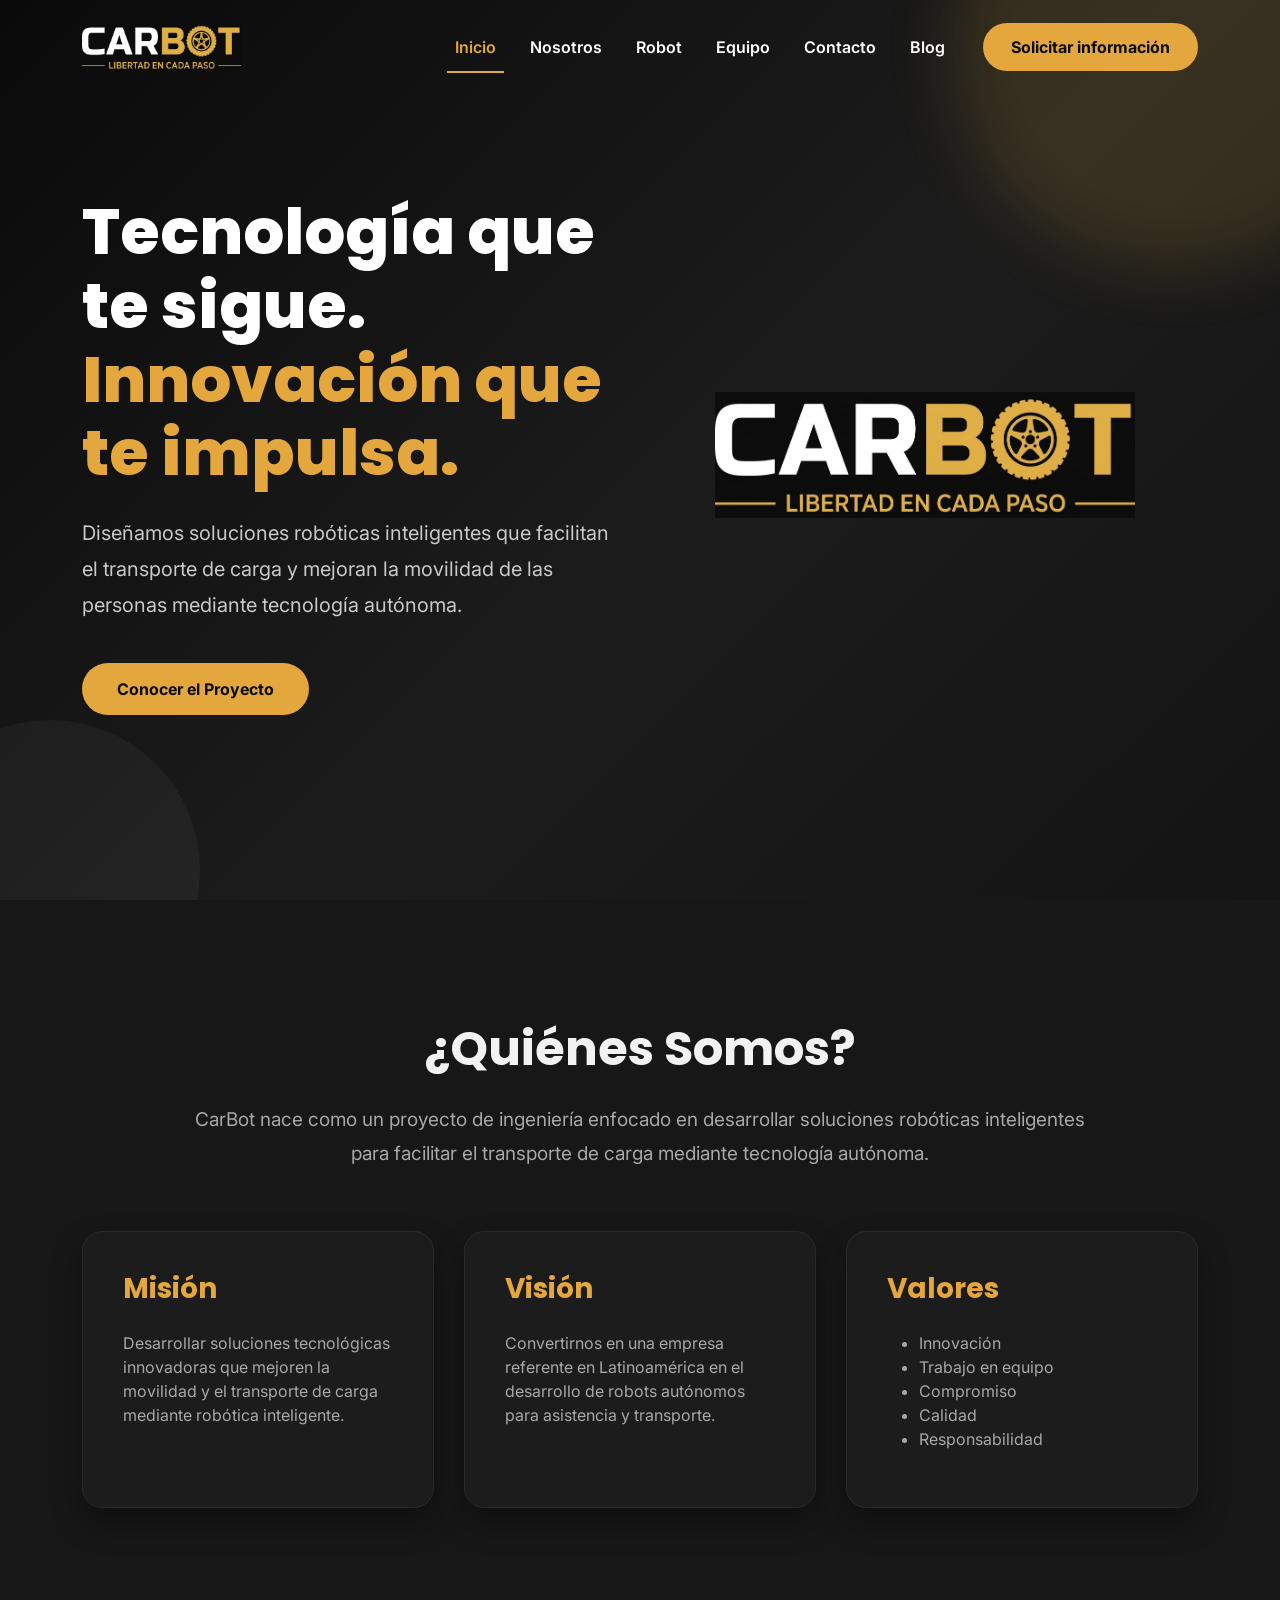
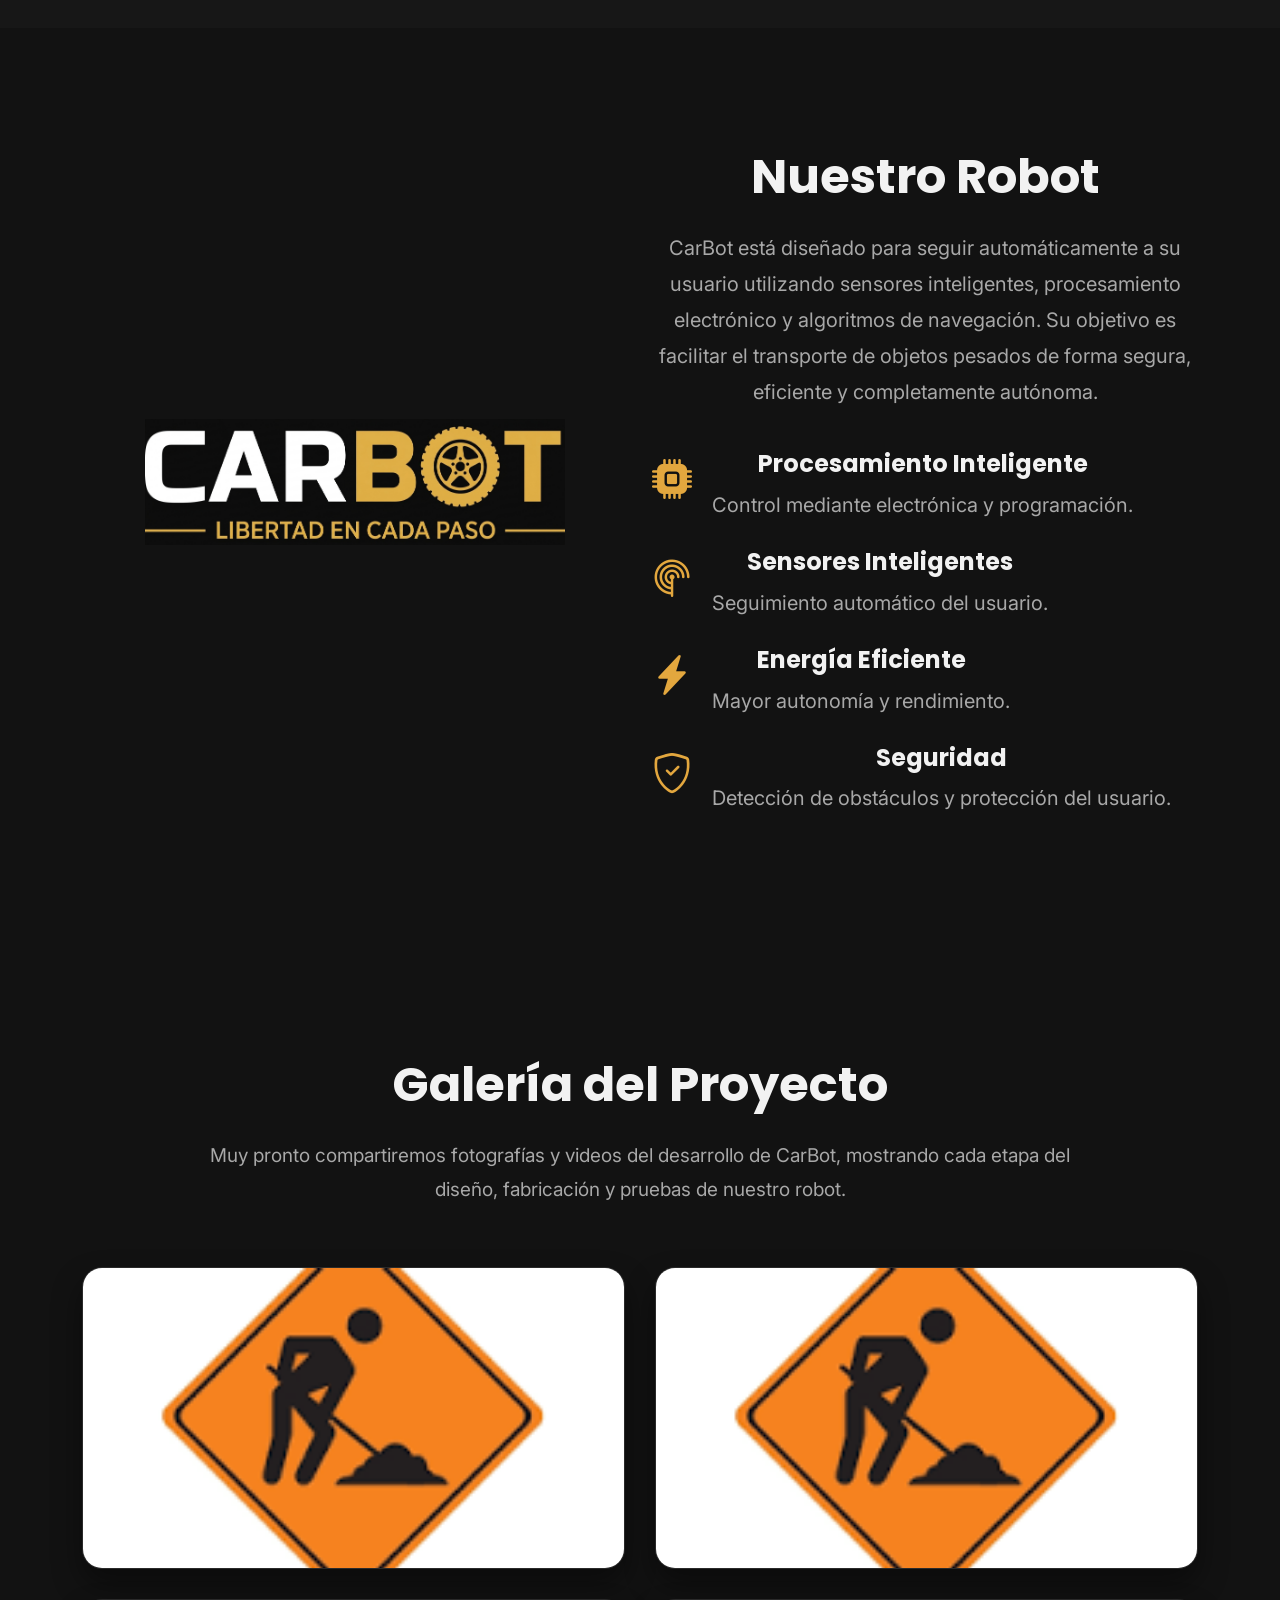
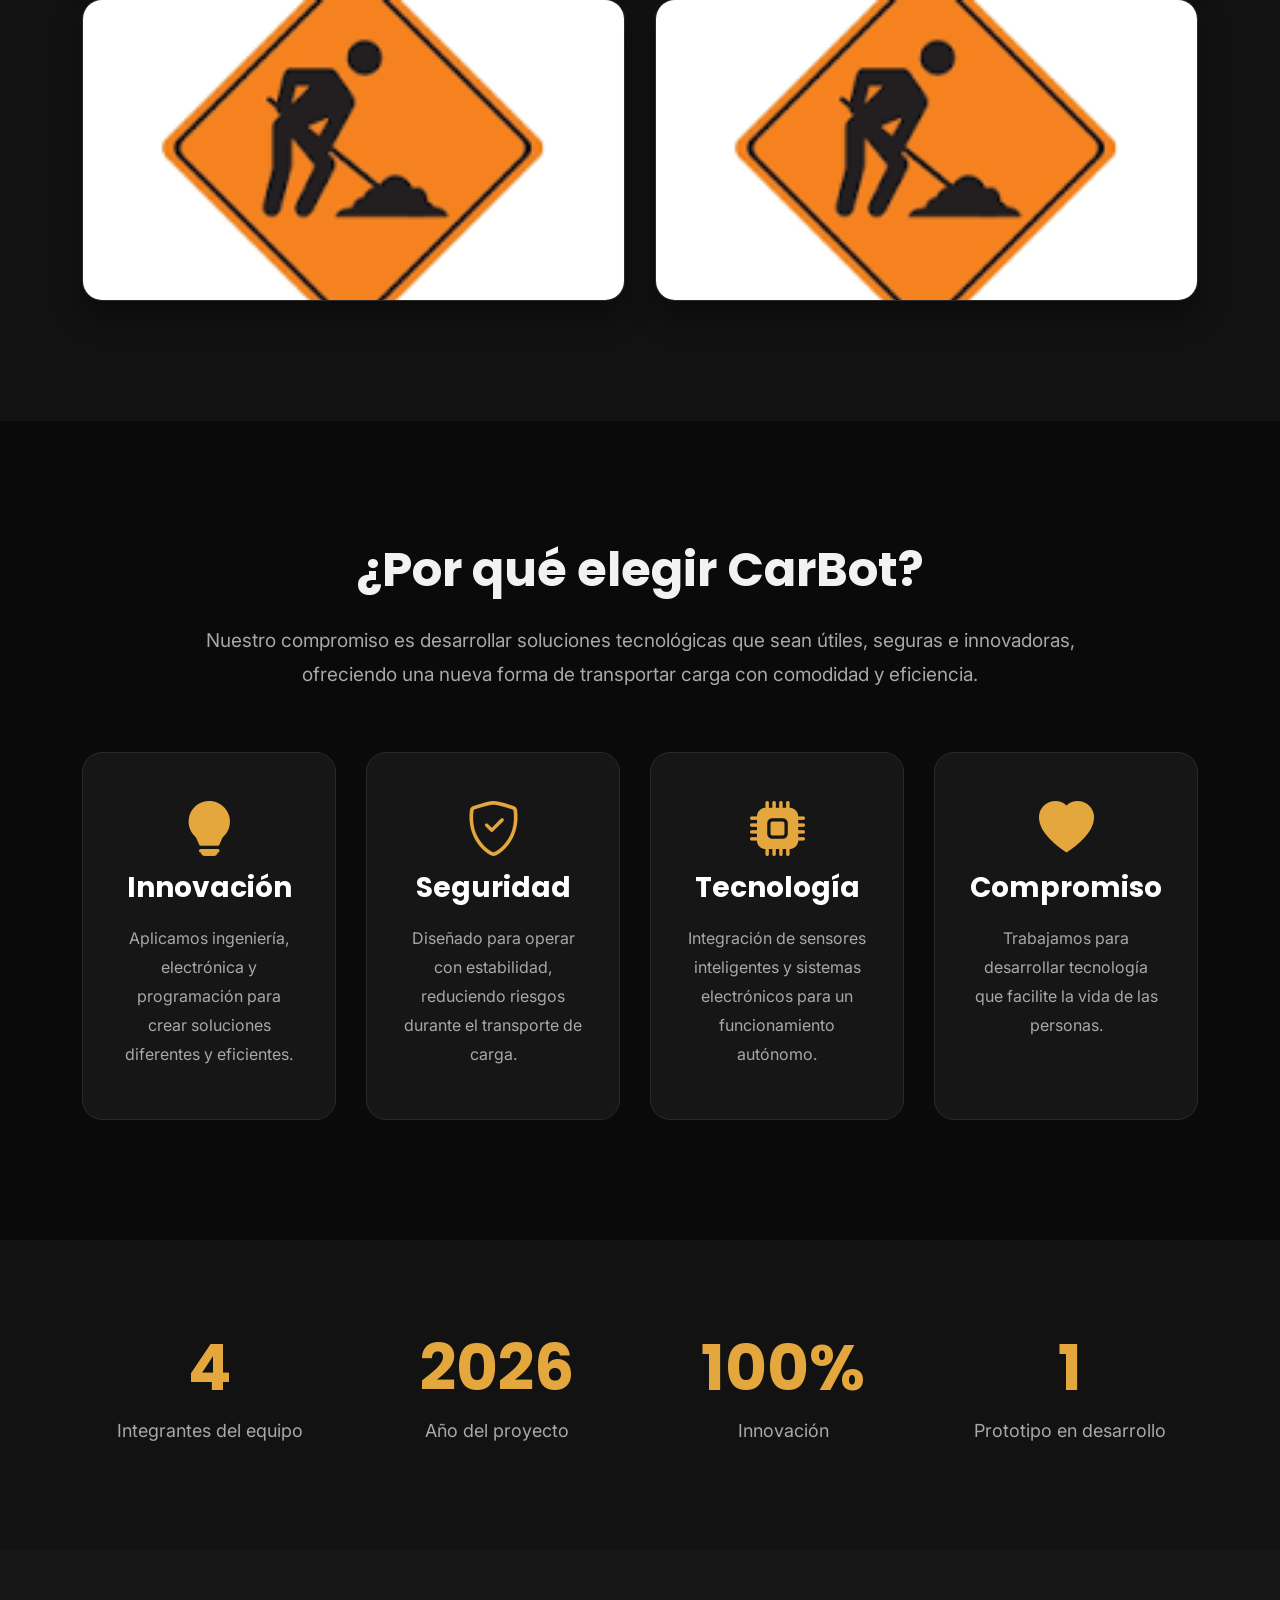
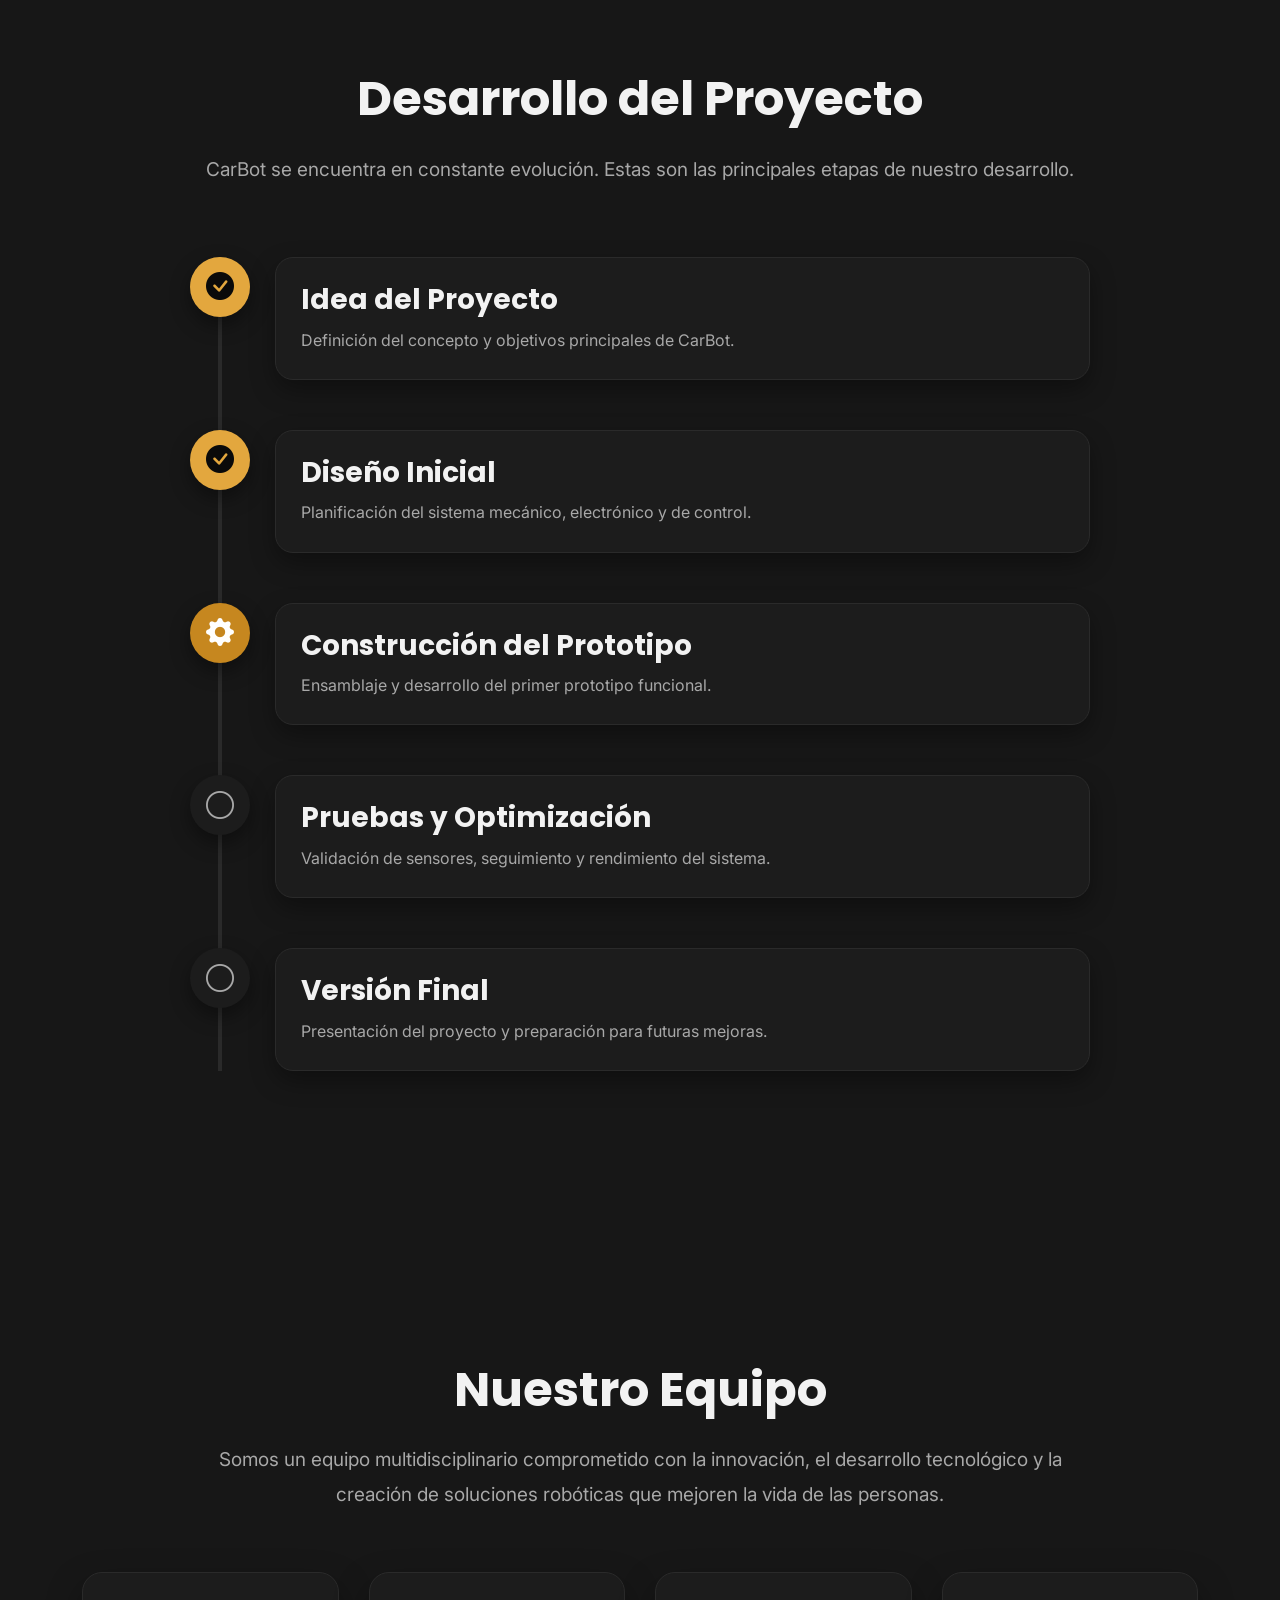
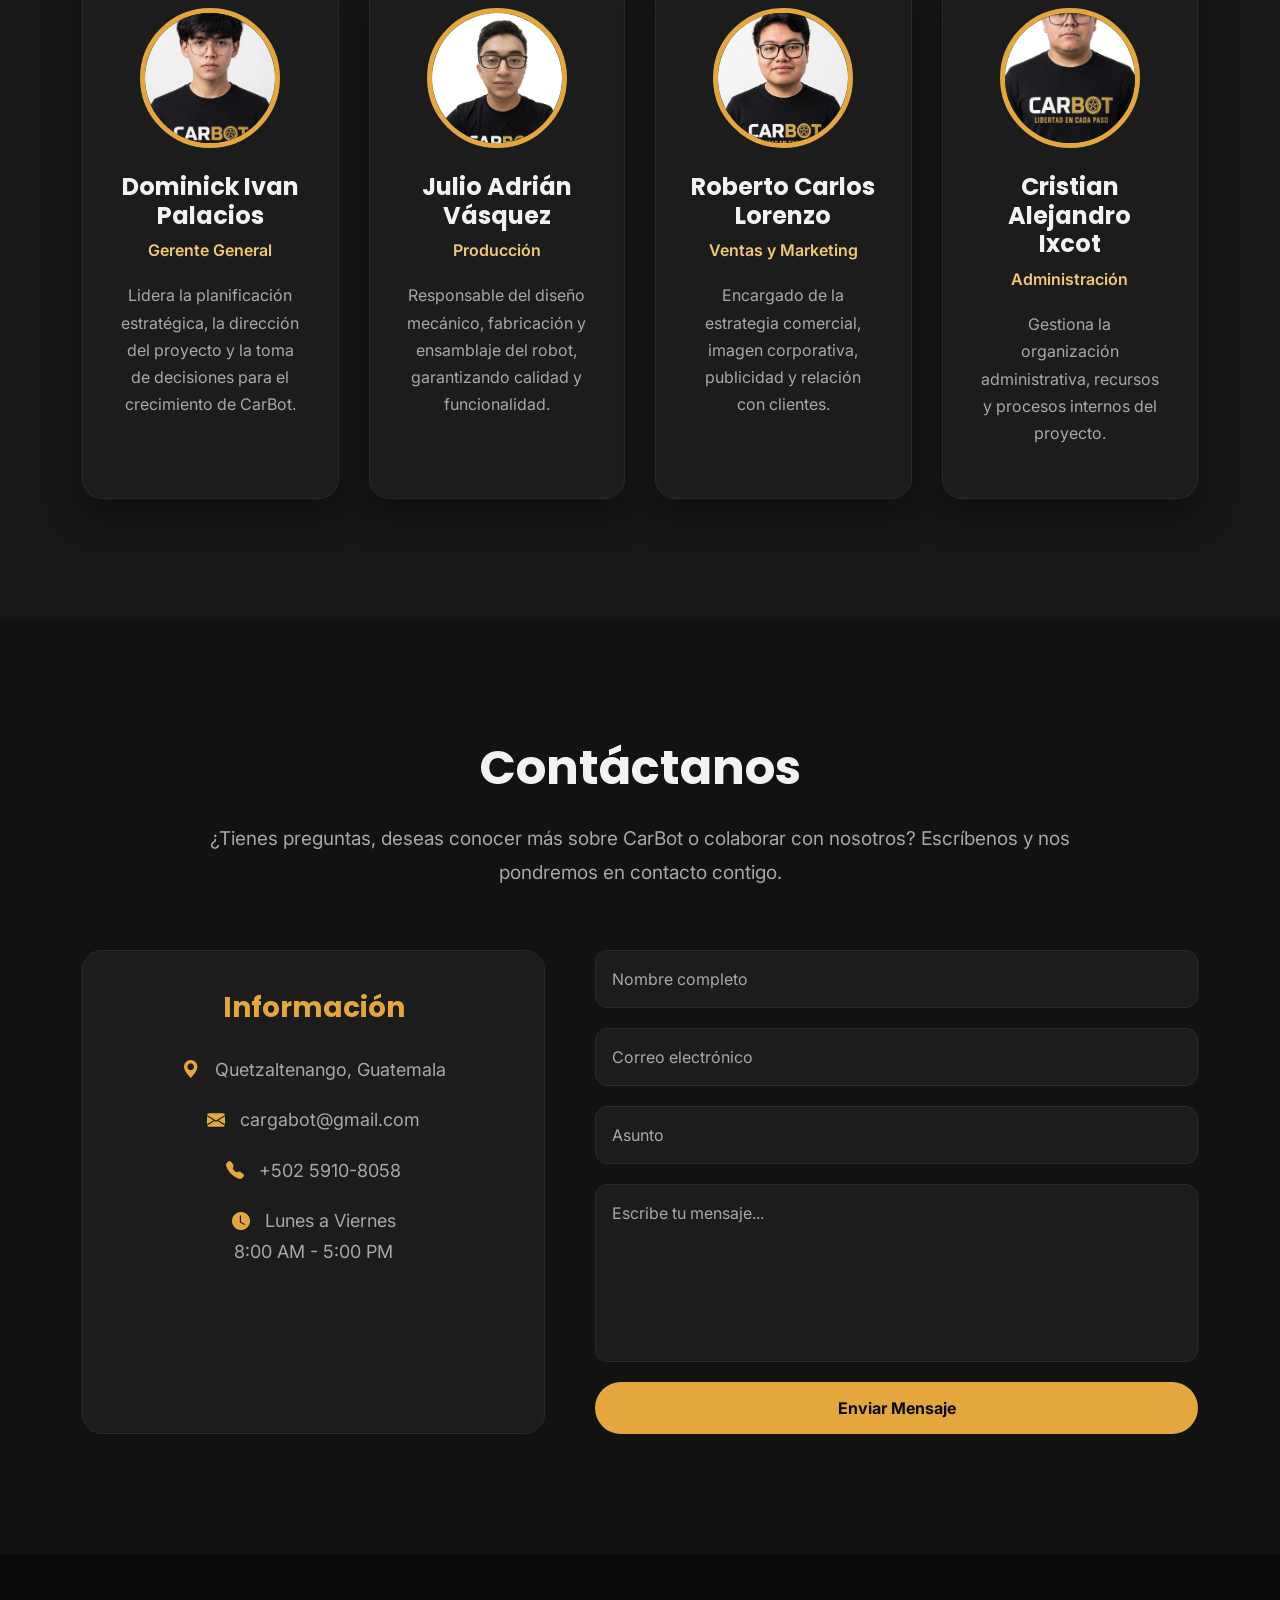
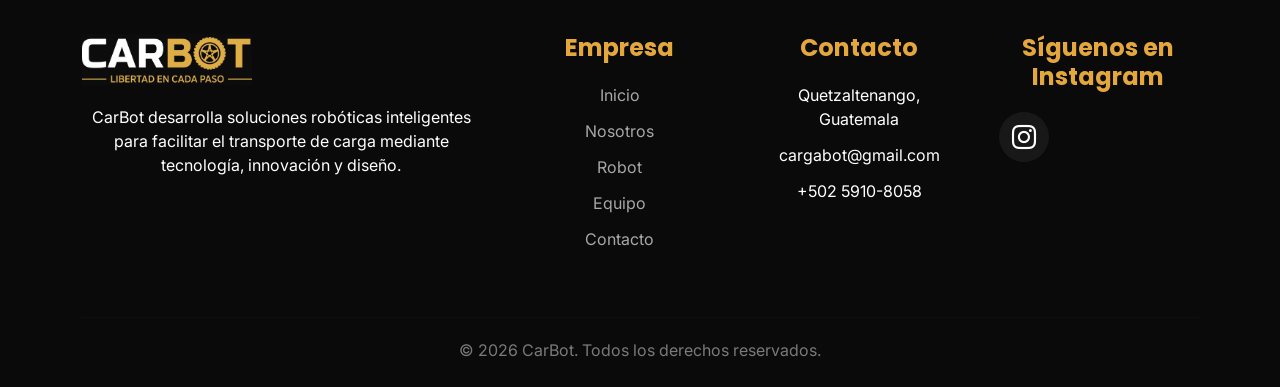
<file: index.html>
<!DOCTYPE html>
<html lang="es">

<head>
    <meta charset="UTF-8">
    <meta name="viewport" content="width=device-width, initial-scale=1.0">
    <title>CarBot | Tecnología que te sigue</title>
    <link rel="icon" type="image/png" href="img/favicon.png">

    <!-- Bootstrap -->
    <link href="https://cdn.jsdelivr.net/npm/bootstrap@5.3.7/dist/css/bootstrap.min.css" rel="stylesheet">

    <!-- Bootstrap Icons -->
    <link rel="stylesheet" href="https://cdn.jsdelivr.net/npm/bootstrap-icons@1.13.1/font/bootstrap-icons.min.css">

    <!-- Google Fonts -->
    <link rel="preconnect" href="https://fonts.googleapis.com">
    <link rel="preconnect" href="https://fonts.gstatic.com" crossorigin>
    <link href="https://fonts.googleapis.com/css2?family=Inter:wght@300;400;500;600;700&family=Poppins:wght@500;600;700;800&display=swap" rel="stylesheet">

    <!-- CSS -->
    <link rel="stylesheet" href="css/style.css">
    <link rel="stylesheet" href="css/navbar.css">
    <link rel="stylesheet" href="css/hero.css">
    <link rel="stylesheet" href="css/sections.css">
    <link rel="stylesheet" href="css/responsive.css">
</head>

<body>

    <!-- NAVBAR -->
    <nav class="navbar navbar-expand-lg navbar-dark">
        <div class="container">
            <a class="navbar-brand" href="#inicio">
                <img src="img/logo.png" alt="CarBot Logo">
            </a>
            <button class="navbar-toggler" type="button" data-bs-toggle="collapse" data-bs-target="#menu">
                <span class="navbar-toggler-icon"></span>
            </button>
            <div class="collapse navbar-collapse justify-content-end" id="menu">
                <ul class="navbar-nav align-items-lg-center">
                    <li class="nav-item">
                        <a class="nav-link active" href="#inicio">Inicio</a>
                    </li>
                    <li class="nav-item">
                        <a class="nav-link" href="#nosotros">Nosotros</a>
                    </li>
                    <li class="nav-item">
                        <a class="nav-link" href="#robot">Robot</a>
                    </li>
                    <li class="nav-item">
                        <a class="nav-link" href="#equipo">Equipo</a>
                    </li>
                    <li class="nav-item">
                        <a class="nav-link" href="#contacto">Contacto</a>
                    </li>
                    <li class="nav-item">
                        <a href="blog.html" class="nav-link">Blog</a>
                    </li>
                </ul>
                <a href="#contacto" class="btn-navbar">
                    Solicitar información
                </a>
            </div>
        </div>
    </nav>

    <!-- HERO -->
    <section id="inicio" class="hero">
        <div class="container">
            <div class="row align-items-center">
                <div class="col-lg-6 hero-text">
                    <h1>
                        Tecnología que te sigue.
                        <span>Innovación que te impulsa.</span>
                    </h1>
                    <p>
                        Diseñamos soluciones robóticas inteligentes que facilitan el transporte de carga y mejoran la movilidad de las personas mediante tecnología autónoma.
                    </p>
                    <a href="#nosotros" class="btn btn-cargabot">
                        Conocer el Proyecto
                    </a>
                </div>
                <div class="col-lg-6 text-center">
                    <img src="img/logo.png" class="hero-logo" alt="CarBot">
                </div>
            </div>
        </div>
    </section>

    <!-- NOSOTROS -->
    <section id="nosotros" class="about">
        <div class="container">
            <h2>¿Quiénes Somos?</h2>
            <p class="section-text">
                CarBot nace como un proyecto de ingeniería enfocado en desarrollar soluciones robóticas inteligentes para facilitar el transporte de carga mediante tecnología autónoma.
            </p>
            <div class="cards">
                <div class="card-item">
                    <h3>Misión</h3>
                    <p>Desarrollar soluciones tecnológicas innovadoras que mejoren la movilidad y el transporte de carga mediante robótica inteligente.</p>
                </div>
                <div class="card-item">
                    <h3>Visión</h3>
                    <p>Convertirnos en una empresa referente en Latinoamérica en el desarrollo de robots autónomos para asistencia y transporte.</p>
                </div>
                <div class="card-item">
                    <h3>Valores</h3>
                    <ul class="values-list">
                        <li>Innovación</li>
                        <li>Trabajo en equipo</li>
                        <li>Compromiso</li>
                        <li>Calidad</li>
                        <li>Responsabilidad</li>
                    </ul>
                </div>
            </div>
        </div>
    </section>

    <!-- NUESTRO ROBOT -->
    <section id="robot" class="robot-section">
        <div class="container">
            <div class="row align-items-center">
                <div class="col-lg-6 text-center">
                    <img src="img/logo.png" class="robot-img" alt="Robot CarBot">
                </div>
                <div class="col-lg-6">
                    <h2>Nuestro Robot</h2>
                    <p class="robot-text">
                        CarBot está diseñado para seguir automáticamente a su usuario utilizando sensores inteligentes, procesamiento electrónico y algoritmos de navegación.
                        Su objetivo es facilitar el transporte de objetos pesados de forma segura, eficiente y completamente autónoma.
                    </p>
                    <div class="features">
                        <div class="feature">
                            <i class="bi bi-cpu-fill"></i>
                            <div>
                                <h4>Procesamiento Inteligente</h4>
                                <p>Control mediante electrónica y programación.</p>
                            </div>
                        </div>
                        <div class="feature">
                            <i class="bi bi-radar"></i>
                            <div>
                                <h4>Sensores Inteligentes</h4>
                                <p>Seguimiento automático del usuario.</p>
                            </div>
                        </div>
                        <div class="feature">
                            <i class="bi bi-lightning-charge-fill"></i>
                            <div>
                                <h4>Energía Eficiente</h4>
                                <p>Mayor autonomía y rendimiento.</p>
                            </div>
                        </div>
                        <div class="feature">
                            <i class="bi bi-shield-check"></i>
                            <div>
                                <h4>Seguridad</h4>
                                <p>Detección de obstáculos y protección del usuario.</p>
                            </div>
                        </div>
                    </div>
                </div>
            </div>
        </div>
    </section>

    <!-- GALERÍA -->
    <section id="galeria" class="gallery-section">
        <div class="container">
            <h2>Galería del Proyecto</h2>
            <p class="section-text">
                Muy pronto compartiremos fotografías y videos del desarrollo de CarBot, mostrando cada etapa del diseño, fabricación y pruebas de nuestro robot.
            </p>
            <div class="gallery-grid">
                <div class="gallery-item">
                    <img src="img/galeria/proximamente.png" alt="Próximamente">
                    <div class="gallery-overlay">Próximamente</div>
                </div>
                <div class="gallery-item">
                    <img src="img/galeria/proximamente.png" alt="Próximamente">
                    <div class="gallery-overlay">Próximamente</div>
                </div>
                <div class="gallery-item">
                    <img src="img/galeria/proximamente.png" alt="Próximamente">
                    <div class="gallery-overlay">Próximamente</div>
                </div>
                <div class="gallery-item">
                    <img src="img/galeria/proximamente.png" alt="Próximamente">
                    <div class="gallery-overlay">Próximamente</div>
                </div>
            </div>
        </div>
    </section>

    <!-- ¿POR QUÉ CARBOT? -->
    <section class="advantages">
        <div class="container">
            <h2>¿Por qué elegir CarBot?</h2>
            <p class="section-text">
                Nuestro compromiso es desarrollar soluciones tecnológicas que sean útiles, seguras e innovadoras, ofreciendo una nueva forma de transportar carga con comodidad y eficiencia.
            </p>
            <div class="advantages-grid">
                <div class="adv-card">
                    <i class="bi bi-lightbulb-fill"></i>
                    <h3>Innovación</h3>
                    <p>Aplicamos ingeniería, electrónica y programación para crear soluciones diferentes y eficientes.</p>
                </div>
                <div class="adv-card">
                    <i class="bi bi-shield-check"></i>
                    <h3>Seguridad</h3>
                    <p>Diseñado para operar con estabilidad, reduciendo riesgos durante el transporte de carga.</p>
                </div>
                <div class="adv-card">
                    <i class="bi bi-cpu-fill"></i>
                    <h3>Tecnología</h3>
                    <p>Integración de sensores inteligentes y sistemas electrónicos para un funcionamiento autónomo.</p>
                </div>
                <div class="adv-card">
                    <i class="bi bi-heart-fill"></i>
                    <h3>Compromiso</h3>
                    <p>Trabajamos para desarrollar tecnología que facilite la vida de las personas.</p>
                </div>
            </div>
        </div>
    </section>

    <!-- ESTADÍSTICAS -->
    <section class="stats-section">
        <div class="container">
            <div class="stats-grid">
                <div class="stat-item">
                    <h3>4</h3>
                    <p>Integrantes del equipo</p>
                </div>
                <div class="stat-item">
                    <h3>2026</h3>
                    <p>Año del proyecto</p>
                </div>
                <div class="stat-item">
                    <h3>100%</h3>
                    <p>Innovación</p>
                </div>
                <div class="stat-item">
                    <h3>1</h3>
                    <p>Prototipo en desarrollo</p>
                </div>
            </div>
        </div>
    </section>

    <!-- LÍNEA DE TIEMPO -->
    <section class="timeline-section">
        <div class="container">
            <h2>Desarrollo del Proyecto</h2>
            <p class="section-text">
                CarBot se encuentra en constante evolución. Estas son las principales etapas de nuestro desarrollo.
            </p>
            <div class="timeline">
                <div class="timeline-item completed">
                    <div class="timeline-icon"><i class="bi bi-check-circle-fill"></i></div>
                    <div class="timeline-content">
                        <h3>Idea del Proyecto</h3>
                        <p>Definición del concepto y objetivos principales de CarBot.</p>
                    </div>
                </div>
                <div class="timeline-item completed">
                    <div class="timeline-icon"><i class="bi bi-check-circle-fill"></i></div>
                    <div class="timeline-content">
                        <h3>Diseño Inicial</h3>
                        <p>Planificación del sistema mecánico, electrónico y de control.</p>
                    </div>
                </div>
                <div class="timeline-item active">
                    <div class="timeline-icon"><i class="bi bi-gear-fill"></i></div>
                    <div class="timeline-content">
                        <h3>Construcción del Prototipo</h3>
                        <p>Ensamblaje y desarrollo del primer prototipo funcional.</p>
                    </div>
                </div>
                <div class="timeline-item">
                    <div class="timeline-icon"><i class="bi bi-circle"></i></div>
                    <div class="timeline-content">
                        <h3>Pruebas y Optimización</h3>
                        <p>Validación de sensores, seguimiento y rendimiento del sistema.</p>
                    </div>
                </div>
                <div class="timeline-item">
                    <div class="timeline-icon"><i class="bi bi-circle"></i></div>
                    <div class="timeline-content">
                        <h3>Versión Final</h3>
                        <p>Presentación del proyecto y preparación para futuras mejoras.</p>
                    </div>
                </div>
            </div>
        </div>
    </section>

    <!-- EQUIPO -->
    <section id="equipo" class="team-section">
        <div class="container">
            <h2>Nuestro Equipo</h2>
            <p class="section-text">
                Somos un equipo multidisciplinario comprometido con la innovación, el desarrollo tecnológico y la creación de soluciones robóticas que mejoren la vida de las personas.
            </p>
            <div class="team-grid">
                <div class="member-card">
                    <img src="img/equipo/dominick.jpg" alt="Dominick Ivan Palacios">
                    <h3>Dominick Ivan Palacios</h3>
                    <span>Gerente General</span>
                    <p>Lidera la planificación estratégica, la dirección del proyecto y la toma de decisiones para el crecimiento de CarBot.</p>
                </div>
                <div class="member-card">
                    <img src="img/equipo/julio.jpg" alt="Julio Adrián Vásquez">
                    <h3>Julio Adrián Vásquez</h3>
                    <span>Producción</span>
                    <p>Responsable del diseño mecánico, fabricación y ensamblaje del robot, garantizando calidad y funcionalidad.</p>
                </div>
                <div class="member-card">
                    <img src="img/equipo/roberto.jpg" alt="Roberto Carlos Lorenzo">
                    <h3>Roberto Carlos Lorenzo</h3>
                    <span>Ventas y Marketing</span>
                    <p>Encargado de la estrategia comercial, imagen corporativa, publicidad y relación con clientes.</p>
                </div>
                <div class="member-card">
                    <img src="img/equipo/cristian.jpg" alt="Cristian Alejandro Ixcot">
                    <h3>Cristian Alejandro Ixcot</h3>
                    <span>Administración</span>
                    <p>Gestiona la organización administrativa, recursos y procesos internos del proyecto.</p>
                </div>
            </div>
        </div>
    </section>

    <!-- CONTACTO -->
    <section id="contacto" class="contact-section">
        <div class="container">
            <h2>Contáctanos</h2>
            <p class="section-text">
                ¿Tienes preguntas, deseas conocer más sobre CarBot o colaborar con nosotros? Escríbenos y nos pondremos en contacto contigo.
            </p>
            <div class="contact-container">
                <div class="contact-info">
                    <h3>Información</h3>
                    <p><i class="bi bi-geo-alt-fill"></i> Quetzaltenango, Guatemala</p>
                    <p><i class="bi bi-envelope-fill"></i> cargabot@gmail.com</p>
                    <p><i class="bi bi-telephone-fill"></i> +502 5910-8058</p>
                    <p><i class="bi bi-clock-fill"></i> Lunes a Viernes<br>8:00 AM - 5:00 PM</p>
                </div>
                
                <!-- Formulario de Contacto Web3Forms -->
                <form class="contact-form" action="https://api.web3forms.com/submit" method="POST">
                    <!-- Tu clave de acceso de Web3Forms -->
                    <input type="hidden" name="access_key" value="a8b4a1fd-2bfe-4847-ab3c-273c16f1f6d4">
                    
                    <!-- Asunto del correo -->
                    <input type="hidden" name="subject" value="Nuevo mensaje desde CarBot">
                    
                    <!-- Redirección automática a la sección de contacto al enviar -->
                    <input type="hidden" name="redirect" value="https://srowbertt.github.io/Cargabot/#contacto">

                    <input type="text" name="name" placeholder="Nombre completo" required>
                    <input type="email" name="email" placeholder="Correo electrónico" required>
                    <input type="text" name="msg_subject" placeholder="Asunto" required>
                    <textarea name="message" rows="6" placeholder="Escribe tu mensaje..." required></textarea>
                    
                    <button type="submit" class="btn-cargabot">Enviar Mensaje</button>
                </form>
            </div>
        </div>
    </section>

    <!-- FOOTER -->
    <footer class="footer">
        <div class="container">
            <div class="footer-grid">
                <div>
                    <img src="img/logo.png" class="footer-logo" alt="CarBot">
                    <p>CarBot desarrolla soluciones robóticas inteligentes para facilitar el transporte de carga mediante tecnología, innovación y diseño.</p>
                </div>
                <div>
                    <h4>Empresa</h4>
                    <ul>
                        <li><a href="#inicio">Inicio</a></li>
                        <li><a href="#nosotros">Nosotros</a></li>
                        <li><a href="#robot">Robot</a></li>
                        <li><a href="#equipo">Equipo</a></li>
                        <li><a href="#contacto">Contacto</a></li>
                    </ul>
                </div>
                <div>
                    <h4>Contacto</h4>
                    <ul>
                        <li>Quetzaltenango, Guatemala</li>
                        <li>cargabot@gmail.com</li>
                        <li>+502 5910-8058</li>
                    </ul>
                </div>
                <div>
                    <h4>Síguenos en Instagram</h4>
                    <div class="socials">
                        <a href="https://www.instagram.com/carga_bot?igsh=ZjIycTZmMjVieHpn" target="_blank" rel="noopener noreferrer" aria-label="Instagram de CarBot">
                            <i class="bi bi-instagram"></i>
                        </a>
                    </div>
                </div>
            </div>
            <hr>
            <div class="footer-copy">
                © 2026 CarBot. Todos los derechos reservados.
            </div>
        </div>
    </footer>

    <!-- Bootstrap -->
    <script src="https://cdn.jsdelivr.net/npm/bootstrap@5.3.7/dist/js/bootstrap.bundle.min.js"></script>
    <!-- JavaScript -->
    <script src="js/script.js"></script>
</body>
</html>
</file>
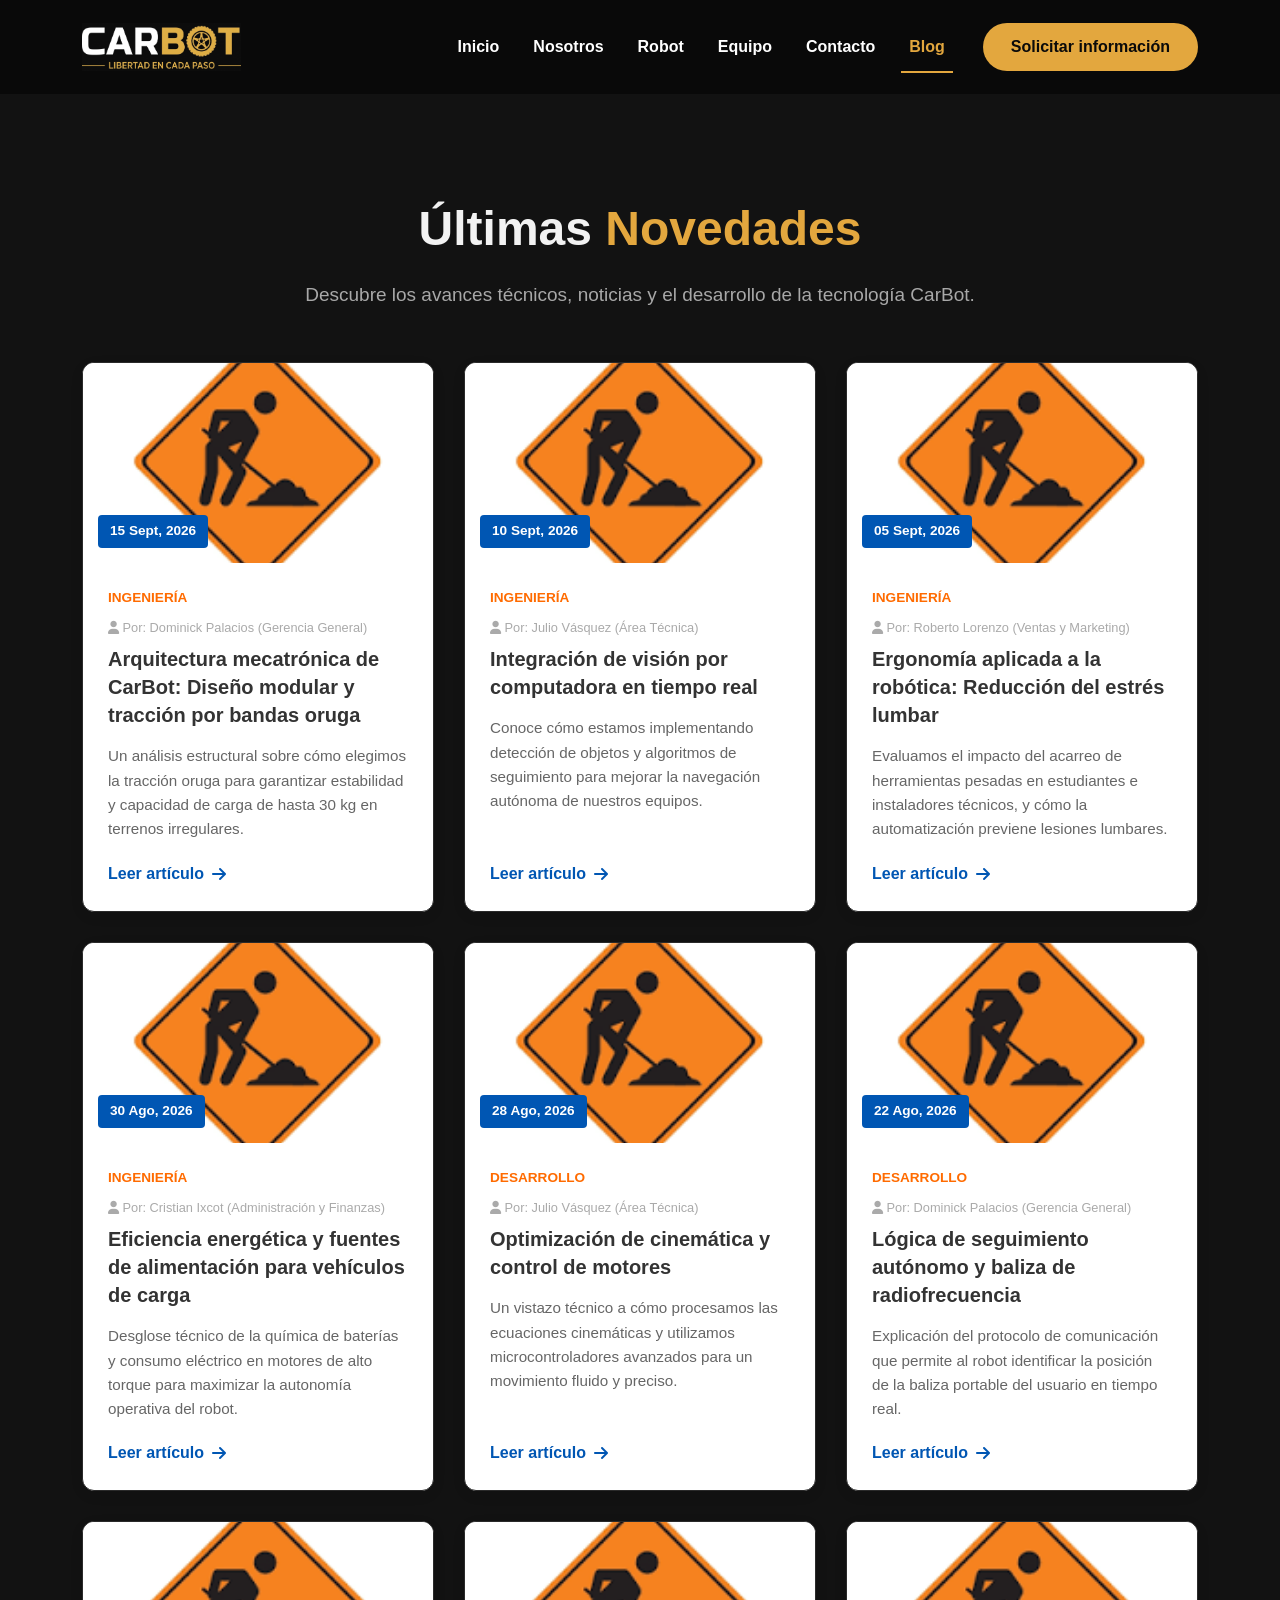
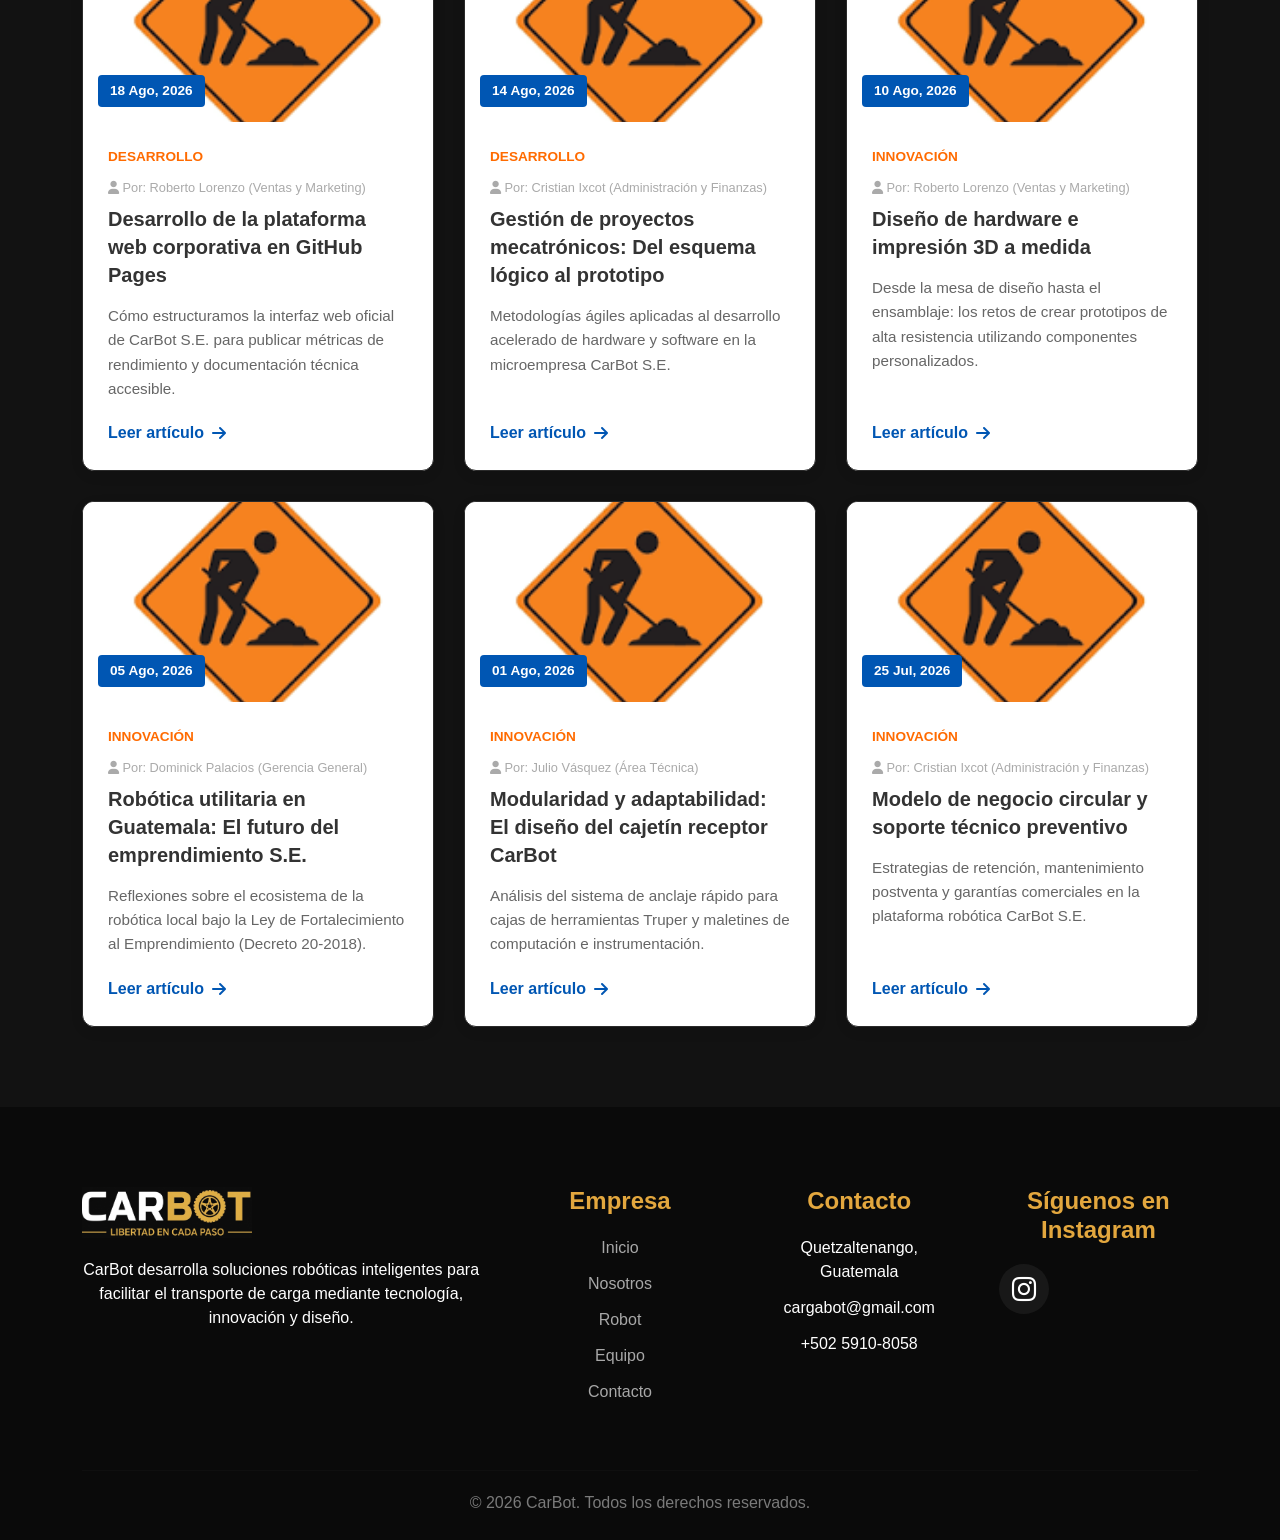
<file: blog.html>
<!DOCTYPE html>
<html lang="es">
<head>
    <meta charset="UTF-8">
    <meta name="viewport" content="width=device-width, initial-scale=1.0">
    <title>Blog - CarBot</title>
    <link rel="icon" type="image/png" href="img/favicon.png">

    <!-- Bootstrap -->
    <link href="https://cdn.jsdelivr.net/npm/bootstrap@5.3.7/dist/css/bootstrap.min.css" rel="stylesheet">
    <!-- Bootstrap Icons -->
    <link rel="stylesheet" href="https://cdn.jsdelivr.net/npm/bootstrap-icons@1.13.1/font/bootstrap-icons.min.css">
    
    <!-- Estilos -->
    <link rel="stylesheet" href="css/style.css">
    <link rel="stylesheet" href="css/navbar.css">
    <link rel="stylesheet" href="css/sections.css">
    <link rel="stylesheet" href="css/responsive.css">
    <!-- FontAwesome -->
    <link rel="stylesheet" href="https://cdnjs.cloudflare.com/ajax/libs/font-awesome/6.0.0/css/all.min.css">

    <style>
        /* Ajustes específicos para el despliegue dinámico de los artículos */
        details summary {
            cursor: pointer;
            list-style: none;
            outline: none;
        }
        details summary::-webkit-details-marker {
            display: none;
        }
        .article-detail {
            background-color: rgba(255, 255, 255, 0.05);
            border-left: 3px solid #D4AF37;
            padding: 12px 15px;
            margin-top: 15px;
            border-radius: 0 8px 8px 0;
            color: #d1d1d1;
            font-size: 0.9em;
            line-height: 1.6;
        }
        .article-detail h5 {
            color: #D4AF37;
            font-size: 0.95rem;
            margin-top: 10px;
            margin-bottom: 5px;
        }
        .blog-author {
            font-size: 0.8rem;
            color: #aaa;
            display: block;
            margin-bottom: 8px;
        }
    </style>
</head>
<body>

    <!-- NAVBAR -->
    <nav class="navbar navbar-expand-lg navbar-dark" style="background: rgba(10,10,10,.95);">
        <div class="container">
            <a class="navbar-brand" href="index.html#inicio">
                <img src="img/logo.png" alt="CarBot Logo">
            </a>
            <button class="navbar-toggler" type="button" data-bs-toggle="collapse" data-bs-target="#menu">
                <span class="navbar-toggler-icon"></span>
            </button>
            <div class="collapse navbar-collapse justify-content-end" id="menu">
                <ul class="navbar-nav align-items-lg-center">
                    <li class="nav-item">
                        <a class="nav-link" href="index.html#inicio">Inicio</a>
                    </li>
                    <li class="nav-item">
                        <a class="nav-link" href="index.html#nosotros">Nosotros</a>
                    </li>
                    <li class="nav-item">
                        <a class="nav-link" href="index.html#robot">Robot</a>
                    </li>
                    <li class="nav-item">
                        <a class="nav-link" href="index.html#equipo">Equipo</a>
                    </li>
                    <li class="nav-item">
                        <a class="nav-link" href="index.html#contacto">Contacto</a>
                    </li>
                    <li class="nav-item">
                        <a class="nav-link active" href="blog.html">Blog</a>
                    </li>
                </ul>
                <a href="index.html#contacto" class="btn-navbar">
                    Solicitar información
                </a>
            </div>
        </div>
    </nav>
    
    <!-- CONTENIDO DEL BLOG -->
    <main style="padding-top: 120px; min-height: 80vh; background-color: #121212;">
        <section class="blog-section">
            <div class="container">
                <div class="section-title">
                    <h2>Últimas <span>Novedades</span></h2>
                    <p class="section-text">Descubre los avances técnicos, noticias y el desarrollo de la tecnología CarBot.</p>
                </div>

                <div class="blog-grid">

                    <!-- ================= CATEGORÍA 1: INGENIERÍA ================= -->

                    <!-- Artículo 1.1 -->
                    <article class="blog-card">
                        <div class="blog-image">
                            <img src="img/galeria/proximamente.png" alt="Arquitectura Mecatrónica">
                            <div class="blog-date">15 Sept, 2026</div>
                        </div>
                        <div class="blog-content">
                            <span class="blog-category">Ingeniería</span>
                            <span class="blog-author"><i class="fas fa-user"></i> Por: Dominick Palacios (Gerencia General)</span>
                            <h3>Arquitectura mecatrónica de CarBot: Diseño modular y tracción por bandas oruga</h3>
                            <p>Un análisis estructural sobre cómo elegimos la tracción oruga para garantizar estabilidad y capacidad de carga de hasta 30 kg en terrenos irregulares.</p>
                            
                            <details>
                                <summary class="read-more">Leer artículo <i class="fas fa-arrow-right"></i></summary>
                                <div class="article-detail">
                                    <h5>Desafío Terrestre Urbano</h5>
                                    <p>El entorno universitario y técnico de Quetzaltenango presenta retos de desplazamiento severos: adoquín desgastado, banquetas de concreto con desniveles, pasillos estrechos y rampas peatonales con inclinaciones de hasta 15°. Las ruedas convencionales tienden a atascarse o resbalar bajo cargas pesadas.</p>
                                    <h5>Solución por Bandas de Tracción</h5>
                                    <p>Seleccionamos un sistema de tracción oruga continua montado sobre un chasis reforzado de polímeros técnicos. Este diseño distribuye uniformemente la masa de hasta 30 kg, reduciendo la presión sobre el suelo e incrementando el área de contacto para evitar vuelcos.</p>
                                    <h5>Estructura Modular Integrada</h5>
                                    <p>El chasis cuenta con puntos de anclaje rápido diseñados específicamente para acoplar bandejas de carga intercambiables. Esto permite transportar desde cajas de herramientas Truper hasta maletines de instrumentación delicada sin requerir adaptadores externos complejos.</p>
                                </div>
                            </details>
                        </div>
                    </article>

                    <!-- Artículo 1.2 -->
                    <article class="blog-card">
                        <div class="blog-image">
                            <img src="img/galeria/proximamente.png" alt="Visión por Computadora">
                            <div class="blog-date">10 Sept, 2026</div>
                        </div>
                        <div class="blog-content">
                            <span class="blog-category">Ingeniería</span>
                            <span class="blog-author"><i class="fas fa-user"></i> Por: Julio Vásquez (Área Técnica)</span>
                            <h3>Integración de visión por computadora en tiempo real</h3>
                            <p>Conoce cómo estamos implementando detección de objetos y algoritmos de seguimiento para mejorar la navegación autónoma de nuestros equipos.</p>
                            
                            <details>
                                <summary class="read-more">Leer artículo <i class="fas fa-arrow-right"></i></summary>
                                <div class="article-detail">
                                    <h5>Procesamiento de Imagen en el Borde</h5>
                                    <p>Utilizando sensores ópticos y procesamiento digital en tiempo real, CarBot analiza el entorno peatonal continuo para diferenciar entre el usuario principal, obstáculos fijos y peatones en movimiento.</p>
                                    <h5>Algoritmos de Distancia de Seguridad</h5>
                                    <p>La lógica de seguimiento calcula vectores de posición dinámicos que le permiten al robot ajustar su aceleración instantánea. Si el usuario se detiene de golpe, el sistema de frenado electromecánico detiene la marcha a una distancia mínima de seguridad de 50 cm.</p>
                                    <h5>Inmunidad a Ruido Lumínico</h5>
                                    <p>El software de visión cuenta con filtros de balance de blancos dinámicos para tolerar cambios abruptos de iluminación, como pasar de la luz solar directa en los patios del campus a la penumbra de un pasillo o laboratorio.</p>
                                </div>
                            </details>
                        </div>
                    </article>

                    <!-- Artículo 1.3 -->
                    <article class="blog-card">
                        <div class="blog-image">
                            <img src="img/galeria/proximamente.png" alt="Ergonomía Robótica">
                            <div class="blog-date">05 Sept, 2026</div>
                        </div>
                        <div class="blog-content">
                            <span class="blog-category">Ingeniería</span>
                            <span class="blog-author"><i class="fas fa-user"></i> Por: Roberto Lorenzo (Ventas y Marketing)</span>
                            <h3>Ergonomía aplicada a la robótica: Reducción del estrés lumbar</h3>
                            <p>Evaluamos el impacto del acarreo de herramientas pesadas en estudiantes e instaladores técnicos, y cómo la automatización previene lesiones lumbares.</p>
                            
                            <details>
                                <summary class="read-more">Leer artículo <i class="fas fa-arrow-right"></i></summary>
                                <div class="article-detail">
                                    <h5>El Problema de la Carga Asimétrica</h5>
                                    <p>Un estudiante o técnico promedio traslada entre 15 y 25 libras diarias de equipo a lo largo de 2 a 4 kilómetros. Llevar una caja de herramientas en un solo brazo o una mochila sobrecargada genera microtraumatismos en la columna vertebral y contracturas lumbares a mediano plazo.</p>
                                    <h5>Transferencia de Carga Cero</h5>
                                    <p>CarBot elimina el esfuerzo físico del usuario asumiendo el 100% del peso del equipo. Al delegar la tracción al asistente robótico, el usuario camina ergonómicamente erguido y con las manos libres.</p>
                                    <h5>Aumento en la Productividad</h5>
                                    <p>Un técnico o estudiante sin fatiga física conserva mayores niveles de energía y concentración para ejecutar sus proyectos mecánicos y electrónicos en los laboratorios de pruebas finales.</p>
                                </div>
                            </details>
                        </div>
                    </article>

                    <!-- Artículo 1.4 -->
                    <article class="blog-card">
                        <div class="blog-image">
                            <img src="img/galeria/proximamente.png" alt="Eficiencia Energética">
                            <div class="blog-date">30 Ago, 2026</div>
                        </div>
                        <div class="blog-content">
                            <span class="blog-category">Ingeniería</span>
                            <span class="blog-author"><i class="fas fa-user"></i> Por: Cristian Ixcot (Administración y Finanzas)</span>
                            <h3>Eficiencia energética y fuentes de alimentación para vehículos de carga</h3>
                            <p>Desglose técnico de la química de baterías y consumo eléctrico en motores de alto torque para maximizar la autonomía operativa del robot.</p>
                            
                            <details>
                                <summary class="read-more">Leer artículo <i class="fas fa-arrow-right"></i></summary>
                                <div class="article-detail">
                                    <h5>Dimensionamiento del Banco de Baterías</h5>
                                    <p>El equilibrio entre peso propio y autonomía fue resuelto mediante la implementación de celdas de Ion-Litio gestionadas por un módulo BMS (Battery Management System) inteligente de alta eficiencia.</p>
                                    <h5>Gestión de Torque y Corriente</h5>
                                    <p>Los motores DC cuentan con reductores metálicos que optimizan la relación de transmisión, demandando picos de corriente elevados únicamente durante el arranque en rampas de 15° y manteniendo un consumo estable en velocidad de crucero peatonal (3.5 km/h).</p>
                                    <h5>Modo de Ahorro "Standby"</h5>
                                    <p>Cuando CarBot detecta que el usuario ha permanecido estático por más de 2 minutos, el sistema apaga los controladores de potencia secundarios y mantiene activo únicamente el receptor de señal, prolongando la autonomía hasta por 8 horas continuas de uso intercalado.</p>
                                </div>
                            </details>
                        </div>
                    </article>

                    <!-- ================= CATEGORÍA 2: DESARROLLO ================= -->

                    <!-- Artículo 2.1 -->
                    <article class="blog-card">
                        <div class="blog-image">
                            <img src="img/galeria/proximamente.png" alt="Sistemas Embebidos">
                            <div class="blog-date">28 Ago, 2026</div>
                        </div>
                        <div class="blog-content">
                            <span class="blog-category">Desarrollo</span>
                            <span class="blog-author"><i class="fas fa-user"></i> Por: Julio Vásquez (Área Técnica)</span>
                            <h3>Optimización de cinemática y control de motores</h3>
                            <p>Un vistazo técnico a cómo procesamos las ecuaciones cinemáticas y utilizamos microcontroladores avanzados para un movimiento fluido y preciso.</p>
                            
                            <details>
                                <summary class="read-more">Leer artículo <i class="fas fa-arrow-right"></i></summary>
                                <div class="article-detail">
                                    <h5>Modelado Cinemático Diferencial</h5>
                                    <p>El control de un vehículo oruga requiere traducir los comandos de dirección en diferencias de velocidad angular entre la oruga izquierda y la oruga derecha. El software resuelve estas ecuaciones diferencialmente en milisegundos.</p>
                                    <h5>Lógica PID de Corrección</h5>
                                    <p>Para evitar que el robot se desvíe en pendientes transversales, se implementó un bucle de control PID (Proporcional-Integral-Derivado) que lee continuamente la retroalimentación de los encoders en las ruedas motrices.</p>
                                    <h5>Puentes H de Alta Potencia</h5>
                                    <p>La integración de controladores BTS7960 permite gestionar picos de corriente de hasta 43A con aislamiento optoelectrónico, protegiendo el microcontrolador central de interferencias electromagnéticas generadas por la carga inductiva de los motores.</p>
                                </div>
                            </details>
                        </div>
                    </article>

                    <!-- Artículo 2.2 -->
                    <article class="blog-card">
                        <div class="blog-image">
                            <img src="img/galeria/proximamente.png" alt="Seguimiento Autónomo">
                            <div class="blog-date">22 Ago, 2026</div>
                        </div>
                        <div class="blog-content">
                            <span class="blog-category">Desarrollo</span>
                            <span class="blog-author"><i class="fas fa-user"></i> Por: Dominick Palacios (Gerencia General)</span>
                            <h3>Lógica de seguimiento autónomo y baliza de radiofrecuencia</h3>
                            <p>Explicación del protocolo de comunicación que permite al robot identificar la posición de la baliza portable del usuario en tiempo real.</p>
                            
                            <details>
                                <summary class="read-more">Leer artículo <i class="fas fa-arrow-right"></i></summary>
                                <div class="article-detail">
                                    <h5>Mecanismo Hands-Free (Manos Libres)</h5>
                                    <p>El usuario porta una pequeña baliza del tamaño de un llavero o pin de bolsillo. CarBot triangula la intensidad de señal (RSSI) y la orientación angular respecto a la baliza sin necesidad de mandos a distancia.</p>
                                    <h5>Filtrado contra Falsos Positivos</h5>
                                    <p>El entorno urbano está saturado de señales inalámbricas. Implementamos algoritmos de promedio móvil y validación de paquetes de datos cifrados para asegurar que el robot únicamente responda a su baliza vinculada.</p>
                                    <h5>Fail-Safe de Conexión</h5>
                                    <p>En caso de que la señal se interrumpa totalmente (por ejemplo, si una puerta de metal blindada bloquea la línea de visión), CarBot se detiene inmediatamente y activa una alerta sonora discreta para notificar al usuario.</p>
                                </div>
                            </details>
                        </div>
                    </article>

                    <!-- Artículo 2.3 -->
                    <article class="blog-card">
                        <div class="blog-image">
                            <img src="img/galeria/proximamente.png" alt="Plataforma Web">
                            <div class="blog-date">18 Ago, 2026</div>
                        </div>
                        <div class="blog-content">
                            <span class="blog-category">Desarrollo</span>
                            <span class="blog-author"><i class="fas fa-user"></i> Por: Roberto Lorenzo (Ventas y Marketing)</span>
                            <h3>Desarrollo de la plataforma web corporativa en GitHub Pages</h3>
                            <p>Cómo estructuramos la interfaz web oficial de CarBot S.E. para publicar métricas de rendimiento y documentación técnica accesible.</p>
                            
                            <details>
                                <summary class="read-more">Leer artículo <i class="fas fa-arrow-right"></i></summary>
                                <div class="article-detail">
                                    <h5>Arquitectura Liviana y Escalable</h5>
                                    <p>Desarrollada bajo el repositorio srowbertt.github.io/Cargabot, la página web combina un diseño responsivo mediante HTML5, CSS3 y Bootstrap, adaptándose tanto a pantallas de escritorio como a teléfonos móviles.</p>
                                    <h5>Línea Gráfica Unificada</h5>
                                    <p>El portal respeta estrictamente la paleta de colores oficial: blanco (#FFFFFF) para lectura clara, dorado industrial (#D4AF37) para acentos y llamados a la acción, sobre un fondo institucional negro grafito (#121212) y verde grisáceo.</p>
                                    <h5>Atención y Validación Directa</h5>
                                    <p>Incluye enlaces de acceso directo a un canal institucional de WhatsApp Business y formularios de preventa, permitiendo capturar datos de estudiantes y talleres interesados en el modelo de reserva B2B.</p>
                                </div>
                            </details>
                        </div>
                    </article>

                    <!-- Artículo 2.4 -->
                    <article class="blog-card">
                        <div class="blog-image">
                            <img src="img/galeria/proximamente.png" alt="Gestión de Proyectos">
                            <div class="blog-date">14 Ago, 2026</div>
                        </div>
                        <div class="blog-content">
                            <span class="blog-category">Desarrollo</span>
                            <span class="blog-author"><i class="fas fa-user"></i> Por: Cristian Ixcot (Administración y Finanzas)</span>
                            <h3>Gestión de proyectos mecatrónicos: Del esquema lógico al prototipo</h3>
                            <p>Metodologías ágiles aplicadas al desarrollo acelerado de hardware y software en la microempresa CarBot S.E.</p>
                            
                            <details>
                                <summary class="read-more">Leer artículo <i class="fas fa-arrow-right"></i></summary>
                                <div class="article-detail">
                                    <h5>Ciclo de Vida del Hardware</h5>
                                    <p>Dividimos el proyecto en iteraciones de prototipado rápido. Cada cambio en el diseño 3D o en el esquema de circuitos es sometido a pruebas de estrés antes de pasar a la fase de ensamblaje final.</p>
                                    <h5>Presupuesto y Costos de Desarrollo</h5>
                                    <p>La gestión financiera de una startup mecatrónica requiere un control riguroso de compras de insumos (filamentos, componentes electrónicos, baterías). El uso de herramientas digitales de cálculo nos permitió mantener el presupuesto dentro de los márgenes previstos.</p>
                                    <h5>Documentación Técnica</h5>
                                    <p>Cada etapa del firmware y de los planos mecánicos queda registrada en repositorios versionados, garantizando que cualquiera de los cuatro socios pueda realizar mantenimiento o actualizaciones sobre el sistema base.</p>
                                </div>
                            </details>
                        </div>
                    </article>

                    <!-- ================= CATEGORÍA 3: INNOVACIÓN ================= -->

                    <!-- Artículo 3.1 -->
                    <article class="blog-card">
                        <div class="blog-image">
                            <img src="img/galeria/proximamente.png" alt="Impresión 3D">
                            <div class="blog-date">10 Ago, 2026</div>
                        </div>
                        <div class="blog-content">
                            <span class="blog-category">Innovación</span>
                            <span class="blog-author"><i class="fas fa-user"></i> Por: Roberto Lorenzo (Ventas y Marketing)</span>
                            <h3>Diseño de hardware e impresión 3D a medida</h3>
                            <p>Desde la mesa de diseño hasta el ensamblaje: los retos de crear prototipos de alta resistencia utilizando componentes personalizados.</p>
                            
                            <details>
                                <summary class="read-more">Leer artículo <i class="fas fa-arrow-right"></i></summary>
                                <div class="article-detail">
                                    <h5>Manufactura Aditiva Industrial</h5>
                                    <p>El uso de impresoras 3D avanzadas nos permitió fabricar el carenado y las carcasas protectoras con filamentos reforzados (PETG y PLA+ de alto impacto), reduciendo drásticamente el peso frente a estructuras de lámina de acero.</p>
                                    <h5>Estética Limpia y Funcional</h5>
                                    <p>A diferencia de proyectos caseros con cables expuestos, CarBot cuenta con un chasis sellado que oculta la electrónica interna y los sensores, protegiéndolos del polvo, caídas directas o salpicaduras de agua.</p>
                                    <h5>Prototipado Bajo Demanda</h5>
                                    <p>Esta tecnología nos otorga la flexibilidad de modificar las dimensiones del chasis o imprimir accesorios personalizados para clientes que requieran adaptar herramientas específicas de uso técnico.</p>
                                </div>
                            </details>
                        </div>
                    </article>

                    <!-- Artículo 3.2 -->
                    <article class="blog-card">
                        <div class="blog-image">
                            <img src="img/galeria/proximamente.png" alt="Robótica Guatemala">
                            <div class="blog-date">05 Ago, 2026</div>
                        </div>
                        <div class="blog-content">
                            <span class="blog-category">Innovación</span>
                            <span class="blog-author"><i class="fas fa-user"></i> Por: Dominick Palacios (Gerencia General)</span>
                            <h3>Robótica utilitaria en Guatemala: El futuro del emprendimiento S.E.</h3>
                            <p>Reflexiones sobre el ecosistema de la robótica local bajo la Ley de Fortalecimiento al Emprendimiento (Decreto 20-2018).</p>
                            
                            <details>
                                <summary class="read-more">Leer artículo <i class="fas fa-arrow-right"></i></summary>
                                <div class="article-detail">
                                    <h5>Marco Legal Favorable</h5>
                                    <p>Constituirnos como Sociedad de Emprendimiento (S.E.) nos ha permitido acceder a una figura jurídica ágil, amparada en la legislación guatemalteca, ideal para validar proyectos mecatrónicos con protección patrimonial.</p>
                                    <h5>Desarrollo Tecnológico Nacional</h5>
                                    <p>Demostramos que en Guatemala y específicamente en Quetzaltenango existe el talento técnico para diseñar, programar y ensamblar hardware complejo de nivel comercial sin depender enteramente de la importación de robots extranjeros.</p>
                                    <h5>Visión de Expansión</h5>
                                    <p>CarBot inicia en los campus universitarios locales, pero su arquitectura está proyectada para escalar a parques industriales, centros logísticos y comercios de todo el territorio nacional a mediano plazo.</p>
                                </div>
                            </details>
                        </div>
                    </article>

                    <!-- Artículo 3.3 -->
                    <article class="blog-card">
                        <div class="blog-image">
                            <img src="img/galeria/proximamente.png" alt="Cajetín Receptor">
                            <div class="blog-date">01 Ago, 2026</div>
                        </div>
                        <div class="blog-content">
                            <span class="blog-category">Innovación</span>
                            <span class="blog-author"><i class="fas fa-user"></i> Por: Julio Vásquez (Área Técnica)</span>
                            <h3>Modularidad y adaptabilidad: El diseño del cajetín receptor CarBot</h3>
                            <p>Análisis del sistema de anclaje rápido para cajas de herramientas Truper y maletines de computación e instrumentación.</p>
                            
                            <details>
                                <summary class="read-more">Leer artículo <i class="fas fa-arrow-right"></i></summary>
                                <div class="article-detail">
                                    <h5>Concepto de Masificación Personalizada</h5>
                                    <p>Ningún usuario transporta exactamente lo mismo. Mientras un estudiante de mecatrónica lleva osciloscopios y protoboards, un técnico electricista carga cajas de herramientas de metal.</p>
                                    <h5>Mecanismo de Fijación Rápida</h5>
                                    <p>Diseñamos un sistema de raíles y guías ajustables que aseguran los contenedores comerciales mediante seguros mecánicos de un solo clic, evitando deslizamientos durante el tránsito en terreno irregular.</p>
                                    <h5>Aislamiento de Vibraciones</h5>
                                    <p>Las bandejas modulares incorporan amortiguadores de polímero elástico en los puntos de contacto con el chasis, reduciendo la vibración transmitida hacia el equipo electrónico delicado que viaja en la carga.</p>
                                </div>
                            </details>
                        </div>
                    </article>

                    <!-- Artículo 3.4 -->
                    <article class="blog-card">
                        <div class="blog-image">
                            <img src="img/galeria/proximamente.png" alt="Soporte Técnico">
                            <div class="blog-date">25 Jul, 2026</div>
                        </div>
                        <div class="blog-content">
                            <span class="blog-category">Innovación</span>
                            <span class="blog-author"><i class="fas fa-user"></i> Por: Cristian Ixcot (Administración y Finanzas)</span>
                            <h3>Modelo de negocio circular y soporte técnico preventivo</h3>
                            <p>Estrategias de retención, mantenimiento postventa y garantías comerciales en la plataforma robótica CarBot S.E.</p>
                            
                            <details>
                                <summary class="read-more">Leer artículo <i class="fas fa-arrow-right"></i></summary>
                                <div class="article-detail">
                                    <h5>Servicio Postventa Garantizado</h5>
                                    <p>A diferencia de productos importados sin soporte local, CarBot ofrece una red directa de mantenimiento preventivo y correctivo con refacciones impresas localmente en menos de 24 horas.</p>
                                    <h5>Actualización de Módulos (Upgrade Path)</h5>
                                    <p>El cliente que adquiere la versión base del asistente robótico puede actualizar posteriormente la capacidad de sus baterías, integrar sensores adicionales o cambiar de bandeja modular sin tener que comprar un robot totalmente nuevo.</p>
                                    <h5>Sostenibilidad Financiera</h5>
                                    <p>Este modelo asegura ingresos recurrentes a través de contratos de mantenimiento anuales y venta de repuestos modulares, fortaleciendo la estabilidad financiera de la empresa y la lealtad del cliente.</p>
                                </div>
                            </details>
                        </div>
                    </article>

                </div>
            </div>
        </section>
    </main>

    <!-- FOOTER -->
    <footer class="footer">
        <div class="container">
            <div class="footer-grid">
                <div>
                    <img src="img/logo.png" class="footer-logo" alt="CarBot">
                    <p>CarBot desarrolla soluciones robóticas inteligentes para facilitar el transporte de carga mediante tecnología, innovación y diseño.</p>
                </div>
                <div>
                    <h4>Empresa</h4>
                    <ul>
                        <li><a href="index.html#inicio">Inicio</a></li>
                        <li><a href="index.html#nosotros">Nosotros</a></li>
                        <li><a href="index.html#robot">Robot</a></li>
                        <li><a href="index.html#equipo">Equipo</a></li>
                        <li><a href="index.html#contacto">Contacto</a></li>
                    </ul>
                </div>
                <div>
                    <h4>Contacto</h4>
                    <ul>
                        <li>Quetzaltenango, Guatemala</li>
                        <li>cargabot@gmail.com</li>
                        <li>+502 5910-8058</li>
                    </ul>
                </div>
                <div>
                    <h4>Síguenos en Instagram</h4>
                    <div class="socials">
                        <a href="https://www.instagram.com/carga_bot?igsh=ZjIycTZmMjVieHpn" target="_blank" rel="noopener noreferrer" aria-label="Instagram de CarBot">
                            <i class="bi bi-instagram"></i>
                        </a>
                    </div>
                </div>
            </div>
            <hr>
            <div class="footer-copy">
                © 2026 CarBot. Todos los derechos reservados.
            </div>
        </div>
    </footer>

    <!-- Bootstrap & Scripts -->
    <script src="https://cdn.jsdelivr.net/npm/bootstrap@5.3.7/dist/js/bootstrap.bundle.min.js"></script>
    <script src="js/script.js"></script>
</body>
</html>
</file>
<file: css/style.css>
/* ==========================================
            CARBOT
            style.css
==========================================*/

/* PALETA DE COLORES - acorde al logo CarBot */

:root{
    --cb-black-deep:#0a0a0a;   /* fondos más oscuros (footer, stats) */
    --cb-black:#121212;        /* fondo base */
    --cb-surface:#1c1c1c;      /* tarjetas / cajas */
    --cb-surface-alt:#171717;  /* secciones alternas */

    --cb-gold:#e3a73e;         /* acento principal (dorado del logo) */
    --cb-gold-dark:#c6871f;    /* hover / estado activo */
    --cb-gold-light:#f2c874;   /* detalles suaves */

    --cb-silver:#c9c9c9;       /* plata (letras "CAR" del logo) */
    --cb-border:#2a2a2a;

    --cb-text:#f2f2f2;         /* texto principal sobre fondo oscuro */
    --cb-text-muted:#a8a8a8;   /* texto secundario */
}

/* RESET */

*{
    margin:0;
    padding:0;
    box-sizing:border-box;
}

html{
    scroll-behavior:smooth;
}

body{
    font-family:'Inter',sans-serif;
    background:var(--cb-black);
    color:var(--cb-text);
    overflow-x:hidden;
}

/* TITULOS */

h1,h2,h3,h4,h5{
    font-family:'Poppins',sans-serif;
    font-weight:700;
}

/* ENLACES */

a{
    text-decoration:none;
}

/* IMAGENES */

img{
    max-width:100%;
    display:block;
}

/* BOTON PRINCIPAL */

.btn-cargabot{
    background:var(--cb-gold);
    color:var(--cb-black-deep);
    padding:14px 35px;
    border-radius:50px;
    font-weight:700;
    transition:.35s;
    border:none;
}

.btn-cargabot:hover{
    background:var(--cb-gold-dark);
    color:white;
    transform:translateY(-4px);
}

/* TITULOS DE SECCIONES */

section h2{
    font-size:48px;
    text-align:center;
    color:var(--cb-text);
    margin-bottom:25px;
}

/* PARRAFOS PRINCIPALES */

.section-text{
    max-width:900px;
    margin:auto;
    text-align:center;
    line-height:1.8;
    font-size:19px;
    color:var(--cb-text-muted);
    margin-bottom:60px;
}

/* FOOTER */

.footer{
    background:var(--cb-black-deep);
    color:var(--cb-text);
    padding:30px 0;
    text-align:center;
}

/* =========================================
    TRANSICIONES ENTRE PÁGINAS
========================================= */
body {
    opacity: 1;
    transition: opacity 0.4s ease-in-out;
}

/* Clase que se aplica al cargar la página para mostrarla */
body.page-loaded {
    opacity: 1;
}

/* Clase que se aplica al hacer clic antes de irse */
body.page-exit {
    opacity: 0;
}

/* ==========================================
            BLOG SECTION
==========================================*/
.blog-section {
    padding: 120px 0;
    background-color: var(--cb-black) !important;
}

/* Título principal de la sección del blog */
.blog-section h2 {
    color: var(--cb-text) !important;
    text-align: center;
    font-size: 48px;
    margin-bottom: 20px;
}

.blog-section h2 span {
    color: var(--cb-gold);
}

/* Descripción debajo del título */
.blog-section .container > p,
.blog-section p.section-text {
    color: var(--cb-text-muted) !important;
    text-align: center;
    font-size: 19px;
    margin-bottom: 50px;
}

.blog-grid {
    display: grid;
    grid-template-columns: repeat(auto-fit, minmax(300px, 1fr));
    gap: 30px;
    margin-top: 40px;
}

.blog-card {
    background: var(--cb-surface); /* Fondo de tarjetas oscuro */
    border-radius: 12px;
    overflow: hidden;
    box-shadow: 0 4px 15px rgba(0, 0, 0, 0.35);
    border: 1px solid var(--cb-border);
    transition: transform 0.3s ease, box-shadow 0.3s ease;
    display: flex;
    flex-direction: column;
}

.blog-card:hover {
    transform: translateY(-5px);
    border-color: var(--cb-gold);
}

.blog-image {
    position: relative;
    height: 200px;
    overflow: hidden;
}

.blog-image img {
    width: 100%;
    height: 100%;
    object-fit: cover;
    transition: transform 0.5s ease;
}

.blog-card:hover .blog-image img {
    transform: scale(1.05);
}

.blog-date {
    position: absolute;
    bottom: 15px;
    left: 15px;
    background: var(--cb-gold);
    color: var(--cb-black-deep);
    padding: 6px 12px;
    border-radius: 4px;
    font-size: 0.85rem;
    font-weight: 600;
}

.blog-content {
    padding: 25px;
    display: flex;
    flex-direction: column;
    flex-grow: 1;
}

.blog-category {
    color: var(--cb-gold-light);
    font-size: 0.85rem;
    font-weight: 700;
    text-transform: uppercase;
    margin-bottom: 10px;
    display: inline-block;
}

.blog-content h3 {
    font-size: 1.25rem;
    margin-bottom: 15px;
    color: var(--cb-text); /* Texto blanco visible */
    line-height: 1.4;
}

.blog-content p {
    color: var(--cb-text-muted); /* Texto secundario legible */
    font-size: 0.95rem;
    line-height: 1.6;
    margin-bottom: 20px;
    flex-grow: 1;
}

.read-more {
    color: var(--cb-gold);
    font-weight: 600;
    text-decoration: none;
    display: inline-flex;
    align-items: center;
    transition: color 0.3s ease;
}

.read-more i {
    margin-left: 8px;
    transition: transform 0.3s ease;
}

.read-more:hover {
    color: white;
}

.read-more:hover i {
    transform: translateX(5px);
}

.blog-cta {
    text-align: center;
    margin-top: 50px;
}
</file>
<file: css/navbar.css>
.navbar{
    position: fixed;
    top: 0;
    left: 0;
    width: 100%;
    z-index: 1000;
    padding: 18px 0;
    transition: all .35s ease;
}

/* Cuando se hace scroll */
.navbar.scrolled{
    background: rgba(10,10,10,.95);
    backdrop-filter: blur(12px);
    box-shadow: 0 10px 25px rgba(0,0,0,.45);
}

/* Logo */
.navbar-brand img{
    height:48px;
    transition:.3s;
}

.navbar-brand img:hover{
    transform:scale(1.05);
}

/* Links */
.nav-link{
    color:white !important;
    margin-left:18px;
    font-weight:600;
    position:relative;
    transition:.3s;
}

.nav-link::after{
    content:"";
    position:absolute;
    left:0;
    bottom:-6px;
    width:0;
    height:2px;
    background:var(--cb-gold);
    transition:.3s;
}

.nav-link:hover::after{
    width:100%;
}

.nav-link:hover{
    color:var(--cb-gold) !important;
}

/* Botón */
.btn-navbar{
    margin-left:30px;
    background:var(--cb-gold);
    color:var(--cb-black-deep);
    padding:12px 28px;
    border-radius:50px;
    font-weight:700;
    transition:.35s;
}

.btn-navbar:hover{
    background:white;
    color:var(--cb-black-deep);
    transform:translateY(-3px);
}

/* Botón hamburguesa */
.navbar-toggler{
    border:none;
    box-shadow:none !important;
}

/* Mantiene el texto dorado en la página activa */
.nav-link.active {
    color: var(--cb-gold) !important;
}

/* Mantiene la barra dorada desplegada al 100% en la página activa */
.nav-link.active::after {
    width: 100%;
}
</file>
<file: css/hero.css>
/*==========================================
                HERO
==========================================*/

.hero{

    min-height:100vh;
    padding-top:90px;
    padding-bottom:80px;

    display:flex;
    align-items:center;

    background:linear-gradient(135deg,#0a0a0a 0%,#1c1c1c 55%,#141414 100%);

    color:white;

    position:relative;
    overflow:hidden;

}

/*==========================================
        CÍRCULOS DECORATIVOS
==========================================*/

.hero::before{

    content:"";

    position:absolute;

    width:450px;
    height:450px;

    background:rgba(227,167,62,.14);

    border-radius:50%;

    top:-180px;
    right:-120px;

    filter:blur(30px);

}

.hero::after{

    content:"";

    position:absolute;

    width:300px;
    height:300px;

    background:rgba(255,255,255,.04);

    border-radius:50%;

    bottom:-120px;
    left:-100px;

}

/*==========================================
                TEXTO
==========================================*/

.hero-text{

    position:relative;
    z-index:2;

}

.hero-text h1{

    font-size:64px;
    font-weight:800;
    line-height:1.15;
    margin-bottom:25px;

}

.hero-text h1 span{

    display:block;
    color:#e3a73e;

}

.hero-text p{

    font-size:20px;
    line-height:1.8;
    margin-bottom:40px;
    max-width:600px;
    color:#c9c9c9;

}

/*==========================================
                LOGO
==========================================*/

.hero-logo{

    width:420px;
    margin:auto;

    position:relative;
    z-index:2;

    animation:flotar 4s ease-in-out infinite;

}

/*==========================================
            ANIMACIÓN
==========================================*/

@keyframes flotar{

    0%{
        transform:translateY(0);
    }

    50%{
        transform:translateY(-15px);
    }

    100%{
        transform:translateY(0);
    }

}
</file>
<file: css/sections.css>
/*==========================================
            NOSOTROS
==========================================*/

.about{

    padding:120px 0;

    background:var(--cb-surface-alt);

}

.cards{

    display:grid;

    grid-template-columns:repeat(3,1fr);

    gap:30px;

}

.card-item{

    background:var(--cb-surface);

    padding:40px;

    border-radius:20px;

    box-shadow:0 15px 30px rgba(0,0,0,.35);

    border:1px solid var(--cb-border);

    transition:.3s;

}

.card-item:hover{

    transform:translateY(-10px);

    border-color:var(--cb-gold);

}

.card-item h3{

    color:var(--cb-gold);

    margin-bottom:25px;

}

.card-item p,
.values-list li{

    color:var(--cb-text-muted);

}

/*==========================================
            ROBOT
==========================================*/

.robot-section{

    padding:120px 0;

    background:var(--cb-black);

    text-align:center;

}

.robot-section p{

    max-width:800px;

    margin:auto;

    font-size:20px;

    line-height:1.8;

}

.robot-img{

    width:420px;

    margin:auto;

    transition:.4s;

}

.robot-img:hover{

    transform:scale(1.05);

}

.robot-text{

    font-size:20px;

    line-height:1.8;

    margin:30px 0;

    color:var(--cb-text-muted);

}

.features{

    display:flex;

    flex-direction:column;

    gap:25px;

    margin-top:40px;

}

.feature{

    display:flex;

    align-items:flex-start;

    gap:20px;

}

.feature i{

    font-size:40px;

    color:var(--cb-gold);

}

.feature h4{

    color:var(--cb-text);

    margin-bottom:8px;

}

.feature p{

    margin:0;

    color:var(--cb-text-muted);

}

/*==========================================
                EQUIPO
==========================================*/

.team-section{

    padding:120px 0;

    background:var(--cb-surface-alt);

    text-align:center;

}

.team-grid{

    display:grid;

    grid-template-columns:repeat(4,1fr);

    gap:30px;

    margin-top:60px;

}

.member-card{

    background:var(--cb-surface);

    border-radius:20px;

    padding:35px;

    text-align:center;

    box-shadow:0 15px 35px rgba(0,0,0,.35);

    border:1px solid var(--cb-border);

    transition:.35s;

}

.member-card:hover{

    transform:translateY(-10px);

    border-color:var(--cb-gold);

}

.member-card img{

    width:140px;

    height:140px;

    border-radius:50%;

    object-fit:cover;

    margin:auto;

    margin-bottom:25px;

    border:5px solid var(--cb-gold);

}

.member-card h3{

    font-size:24px;

    color:var(--cb-text);

    margin-bottom:8px;

}

.member-card span{

    display:block;

    color:var(--cb-gold-light);

    font-weight:600;

    margin-bottom:20px;

}

.member-card p{

    color:var(--cb-text-muted);

    line-height:1.7;

}

/*==========================================
            CONTACTO
==========================================*/

.contact-section{

    padding:120px 0;

    background:var(--cb-black);

    text-align:center;

}

.contact-container{

    display:grid;

    grid-template-columns:1fr 1.3fr;

    gap:50px;

    margin-top:60px;

}

.contact-info{

    background:var(--cb-surface);

    color:var(--cb-text);

    padding:40px;

    border-radius:20px;

    border:1px solid var(--cb-border);

}

.contact-info h3{

    margin-bottom:30px;

    color:var(--cb-gold);

}

.contact-info p{

    margin-bottom:20px;

    font-size:18px;

    line-height:1.7;

    color:var(--cb-text-muted);

}

.contact-info i{

    color:var(--cb-gold);

    margin-right:10px;

}

.contact-form{

    display:flex;

    flex-direction:column;

    gap:20px;

}

.contact-form input,

.contact-form textarea{

    padding:16px;

    background:var(--cb-surface);

    border:1px solid var(--cb-border);

    border-radius:12px;

    font-size:16px;

    font-family:'Inter',sans-serif;

    color:var(--cb-text);

    outline:none;

    transition:.3s;

}

.contact-form input::placeholder,

.contact-form textarea::placeholder{

    color:var(--cb-text-muted);

}

.contact-form input:focus,

.contact-form textarea:focus{

    border-color:var(--cb-gold);

    box-shadow:0 0 10px rgba(227,167,62,.25);

}

.contact-form textarea{

    resize:none;

}

/*==========================================
        VENTAJAS
==========================================*/

.advantages{

    padding:120px 0;

    background:var(--cb-black-deep);

    color:white;

}

.advantages h2{

    color:var(--cb-text);

}

.advantages-grid{

    display:grid;

    grid-template-columns:repeat(4,1fr);

    gap:30px;

    margin-top:60px;

}

.adv-card{

    background:rgba(255,255,255,.05);

    padding:35px;

    border-radius:20px;

    text-align:center;

    border:1px solid var(--cb-border);

    transition:.35s;

}

.adv-card:hover{

    transform:translateY(-10px);

    background:rgba(227,167,62,.08);

    border-color:var(--cb-gold);

}

.adv-card i{

    font-size:55px;

    color:var(--cb-gold);

    margin-bottom:20px;

}

.adv-card h3{

    color:white;

    margin-bottom:20px;

}

.adv-card p{

    color:var(--cb-text-muted);

    line-height:1.8;

}

/*==========================================
            ESTADÍSTICAS
==========================================*/

.stats-section{

    padding:90px 0;

    background:var(--cb-black);

}

.stats-grid{

    display:grid;

    grid-template-columns:repeat(4,1fr);

    gap:30px;

    text-align:center;

}

.stat-item h3{

    font-size:64px;

    color:var(--cb-gold);

    margin-bottom:10px;

}

.stat-item p{

    color:var(--cb-text-muted);

    font-size:18px;

}

/*==========================================
            TIMELINE
==========================================*/

.timeline-section{

    padding:120px 0;

    background:var(--cb-surface-alt);

}

.timeline{

    position:relative;

    max-width:900px;

    margin:70px auto 0;

}

.timeline::before{

    content:"";

    position:absolute;

    left:28px;

    top:0;

    width:4px;

    height:100%;

    background:var(--cb-border);

}

.timeline-item{

    position:relative;

    display:flex;

    gap:25px;

    margin-bottom:50px;

}

.timeline-icon{

    width:60px;

    height:60px;

    border-radius:50%;

    background:var(--cb-surface);

    display:flex;

    align-items:center;

    justify-content:center;

    box-shadow:0 8px 20px rgba(0,0,0,.4);

    z-index:2;

    flex-shrink:0;

    color:var(--cb-text-muted);

}

.timeline-icon i{

    font-size:28px;

}

.timeline-item.completed .timeline-icon{

    background:var(--cb-gold);

    color:var(--cb-black-deep);

}

.timeline-item.active .timeline-icon{

    background:var(--cb-gold-dark);

    color:white;

}

.timeline-content{

    background:var(--cb-surface);

    padding:25px;

    border-radius:18px;

    box-shadow:0 10px 25px rgba(0,0,0,.35);

    border:1px solid var(--cb-border);

    flex:1;

}

.timeline-content h3{

    color:var(--cb-text);

    margin-bottom:10px;

}

.timeline-content p{

    color:var(--cb-text-muted);

    margin:0;

    line-height:1.7;

}

/*==========================================
                FOOTER
==========================================*/

.footer{

    background:var(--cb-black-deep);

    color:white;

    padding:80px 0 25px;

}

.footer-grid{

    display:grid;

    grid-template-columns:2fr 1fr 1fr 1fr;

    gap:40px;

}

.footer-logo{

    width:170px;

    margin-bottom:20px;

}

.footer h4{

    margin-bottom:20px;

    color:var(--cb-gold);

}

.footer ul{

    list-style:none;

    padding:0;

}

.footer li{

    margin-bottom:12px;

}

.footer a{

    color:var(--cb-text-muted);

    transition:.3s;

}

.footer a:hover{

    color:var(--cb-gold);

}

.socials{

    display:flex;

    gap:18px;

    margin-top:15px;

}

.socials a{

    width:50px;

    height:50px;

    border-radius:50%;

    background:rgba(255,255,255,.06);

    display:flex;

    align-items:center;

    justify-content:center;

    font-size:24px;

    color:white;

    transition:.3s;

}

.socials a i{

    display:flex;

    align-items:center;

    justify-content:center;

    width:100%;

    height:100%;

}

.socials a:hover{

    background:var(--cb-gold);

    color:var(--cb-black-deep);

    transform:translateY(-5px);

}

.footer hr{

    margin:50px 0 20px;

    border-color:rgba(255,255,255,.08);

}

.footer-copy{

    text-align:center;

    color:#7a7a7a;

}

/*==========================================
            GALERÍA
==========================================*/

.gallery-section{

    padding:120px 0;

    background:var(--cb-black);

}

.gallery-grid{

    display:grid;

    grid-template-columns:repeat(2,1fr);

    gap:30px;

    margin-top:60px;

}

.gallery-item{

    position:relative;

    overflow:hidden;

    border-radius:20px;

    box-shadow:0 15px 30px rgba(0,0,0,.4);

    border:1px solid var(--cb-border);

}

.gallery-item img{

    width:100%;

    height:300px;

    object-fit:cover;

    transition:.4s;

}

.gallery-item:hover img{

    transform:scale(1.08);

}

.gallery-overlay{

    position:absolute;

    inset:0;

    background:rgba(10,10,10,.85);

    display:flex;

    justify-content:center;

    align-items:center;

    color:var(--cb-gold);

    font-size:28px;

    font-weight:bold;

    opacity:0;

    transition:.3s;

}

.gallery-item:hover .gallery-overlay{

    opacity:1;

}

/* =========================================
   ESTILOS PARA LA SECCIÓN BLOG
========================================= */
.blog-section {
    padding: 80px 0;
    background-color: #f9f9fb; /* Ajusta este color según el fondo de tu web */
}

.blog-grid {
    display: grid;
    grid-template-columns: repeat(auto-fit, minmax(300px, 1fr));
    gap: 30px;
    margin-top: 40px;
}

.blog-card {
    background: #ffffff;
    border-radius: 12px;
    overflow: hidden;
    box-shadow: 0 4px 15px rgba(0, 0, 0, 0.05);
    transition: transform 0.3s ease, box-shadow 0.3s ease;
    display: flex;
    flex-direction: column;
}

.blog-card:hover {
    transform: translateY(-5px);
    box-shadow: 0 10px 25px rgba(0, 0, 0, 0.1);
}

.blog-image {
    position: relative;
    height: 200px;
    overflow: hidden;
}

.blog-image img {
    width: 100%;
    height: 100%;
    object-fit: cover;
    transition: transform 0.5s ease;
}

.blog-card:hover .blog-image img {
    transform: scale(1.05);
}

.blog-date {
    position: absolute;
    bottom: 15px;
    left: 15px;
    background: var(--color-primary, #0056b3); /* Usa tu variable de color principal */
    color: #fff;
    padding: 6px 12px;
    border-radius: 4px;
    font-size: 0.85rem;
    font-weight: 600;
}

.blog-content {
    padding: 25px;
    display: flex;
    flex-direction: column;
    flex-grow: 1;
}

.blog-category {
    color: var(--color-secondary, #ff6b00);
    font-size: 0.85rem;
    font-weight: 700;
    text-transform: uppercase;
    margin-bottom: 10px;
    display: inline-block;
}

.blog-content h3 {
    font-size: 1.25rem;
    margin-bottom: 15px;
    color: #333;
    line-height: 1.4;
}

.blog-content p {
    color: #666;
    font-size: 0.95rem;
    line-height: 1.6;
    margin-bottom: 20px;
    flex-grow: 1;
}

.read-more {
    color: var(--color-primary, #0056b3);
    font-weight: 600;
    text-decoration: none;
    display: inline-flex;
    align-items: center;
    transition: color 0.3s ease;
}

.read-more i {
    margin-left: 8px;
    transition: transform 0.3s ease;
}

.read-more:hover {
    color: #111;
}

.read-more:hover i {
    transform: translateX(5px);
}

.blog-cta {
    text-align: center;
    margin-top: 50px;
}
</file>
<file: css/responsive.css>
/*==========================================
            RESPONSIVE.CSS - CARGABOT
==========================================*/

/*==========================================
            TABLETS & MÓVILES (Menú & Layout)
==========================================*/

@media (max-width:992px){

/* Menú de Navegación Desplegable */

.navbar-collapse{

    background: rgba(10,10,10,.98);

    backdrop-filter: blur(12px);

    padding: 20px;

    border-radius: 12px;

    margin-top: 15px;

    box-shadow: 0 10px 25px rgba(0,0,0,.5);

    border: 1px solid var(--cb-border);

}

.nav-link{

    margin-left: 0;

    padding: 12px 0;

    border-bottom: 1px solid rgba(255,255,255,.05);

}

.btn-navbar{

    margin-left: 0;

    margin-top: 18px;

    display: block;

    text-align: center;

    width: 100%;

}

/* Botón Hamburguesa */

.navbar-toggler{

    border: 2px solid var(--cb-gold);

    padding: 6px 10px;

}

.navbar-toggler-icon{

    background-image: url("data:image/svg+xml;charset=utf8,%3Csvg viewBox='0 0 30 30' xmlns='http://www.w3.org/2000/svg'%3E%3Cpath stroke='rgba(227, 167, 62, 1)' stroke-width='2' stroke-linecap='round' stroke-miterlimit='10' d='M4 7h22M4 15h22M4 23h22'/%3E%3C/svg%3E") !important;

}

/* Hero */

.hero{

    text-align:center;

    padding-top:120px;

}

.hero-logo{

    width:280px;

    margin-top:50px;

}

/* Grillas */

.cards{

    grid-template-columns:1fr;

}

.advantages-grid{

    grid-template-columns:repeat(2,1fr);

}

.team-grid{

    grid-template-columns:repeat(2,1fr);

}

.gallery-grid{

    grid-template-columns:1fr;

}

.contact-container{

    grid-template-columns:1fr;

}

.footer-grid{

    grid-template-columns:1fr 1fr;

    gap:40px;

}

.robot-img{

    width:300px;

    margin-bottom:40px;

}

}


/*==========================================
            CELULARES (Smartphones)
==========================================*/

@media (max-width:768px){

.hero h1{

    font-size:42px;

}

.hero p{

    font-size:18px;

}

.section-text{

    width:100%;

}

.advantages-grid{

    grid-template-columns:1fr;

}

.team-grid{

    grid-template-columns:1fr;

}

.footer-grid{

    grid-template-columns:1fr;

    text-align:center;

}

.socials{

    justify-content:center;

}

.member-card{

    padding:25px;

}

.robot-img{

    width:220px;

}

.gallery-item img{

    height:220px;

}

.contact-info{

    text-align:center;

}

}
</file>
